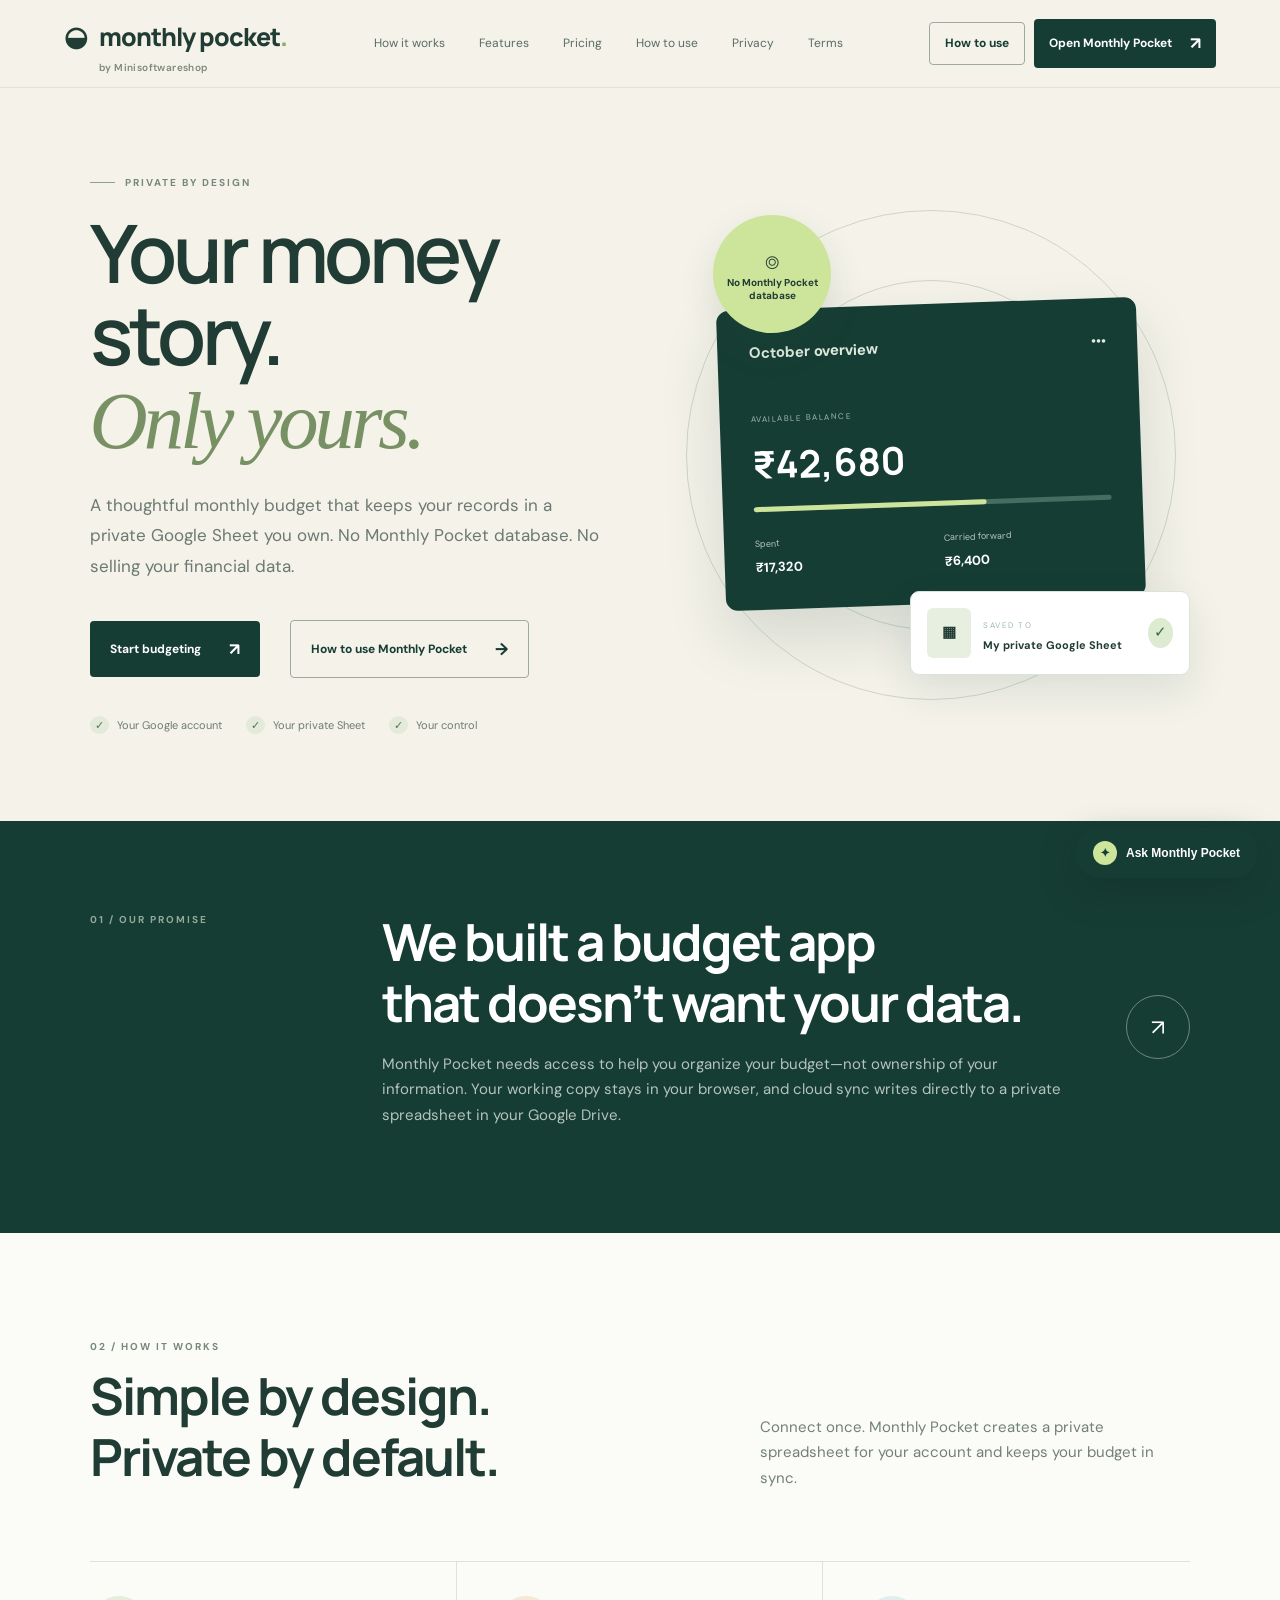
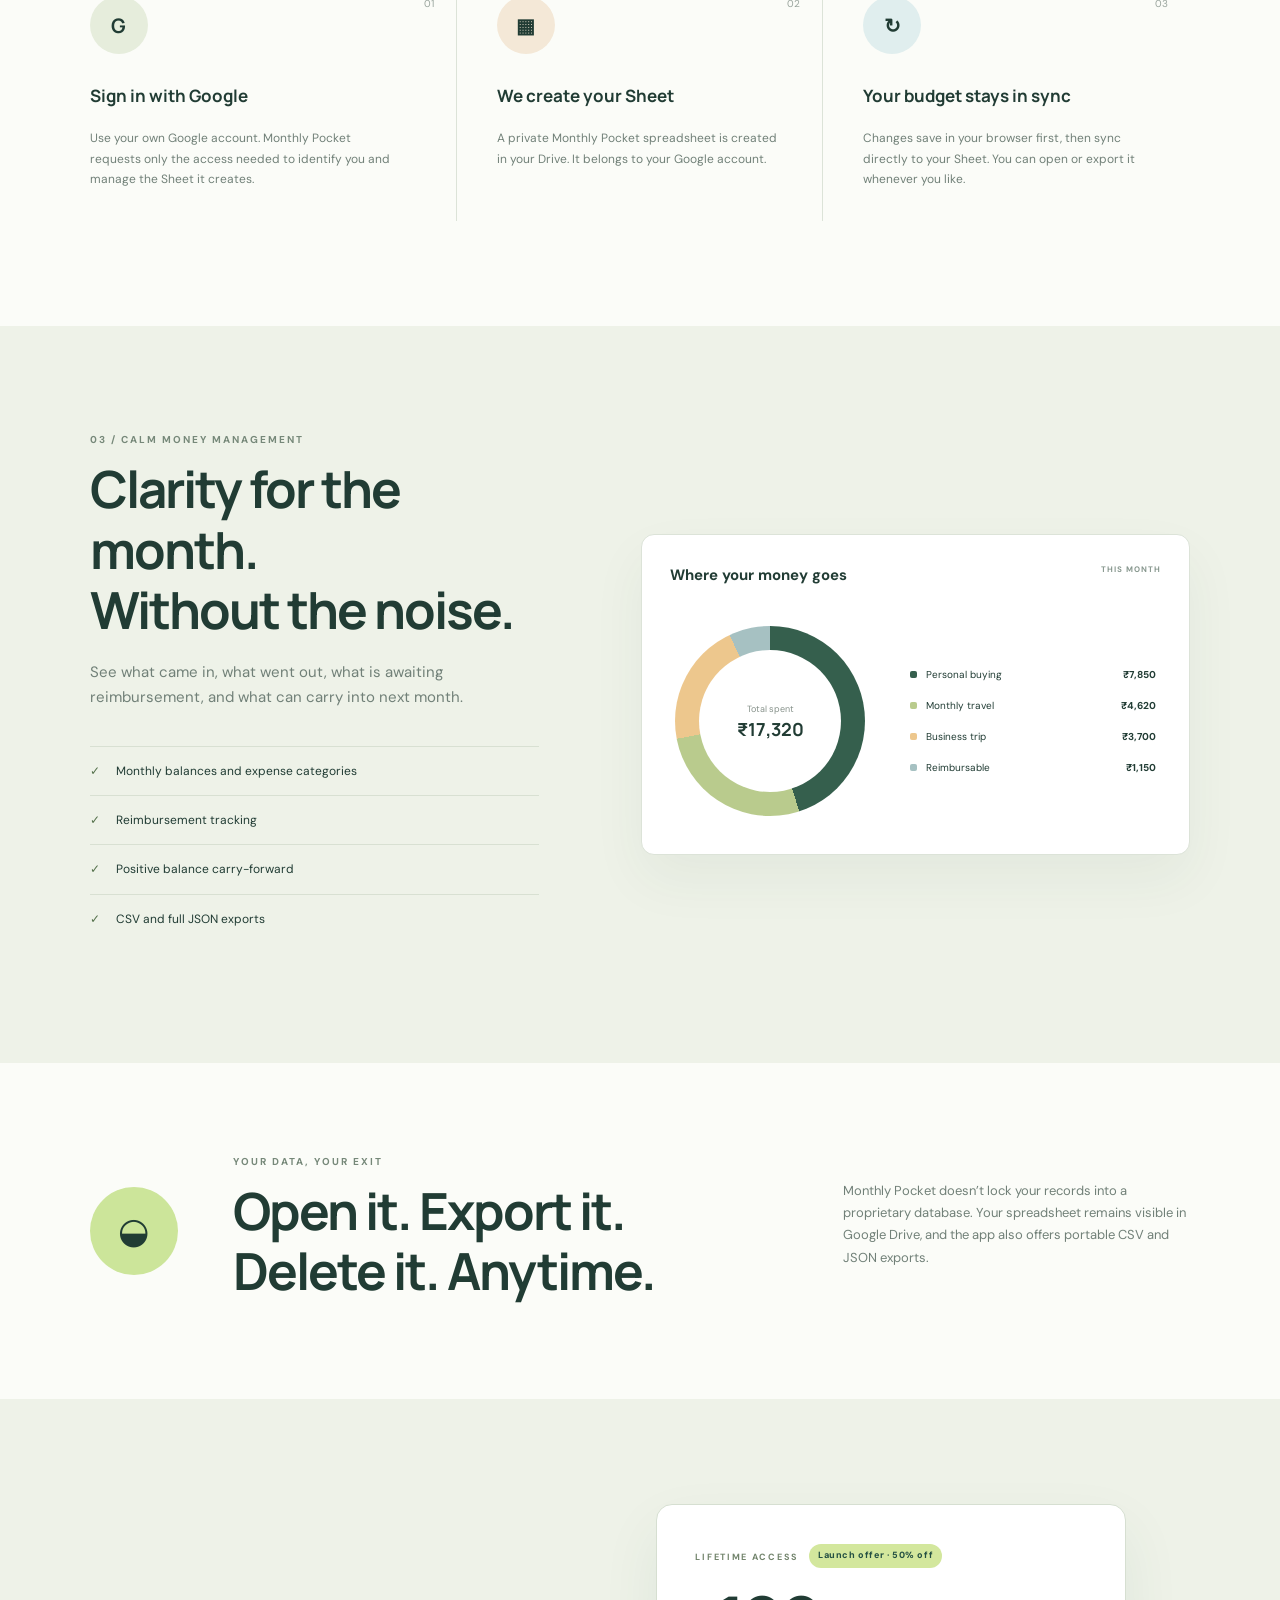
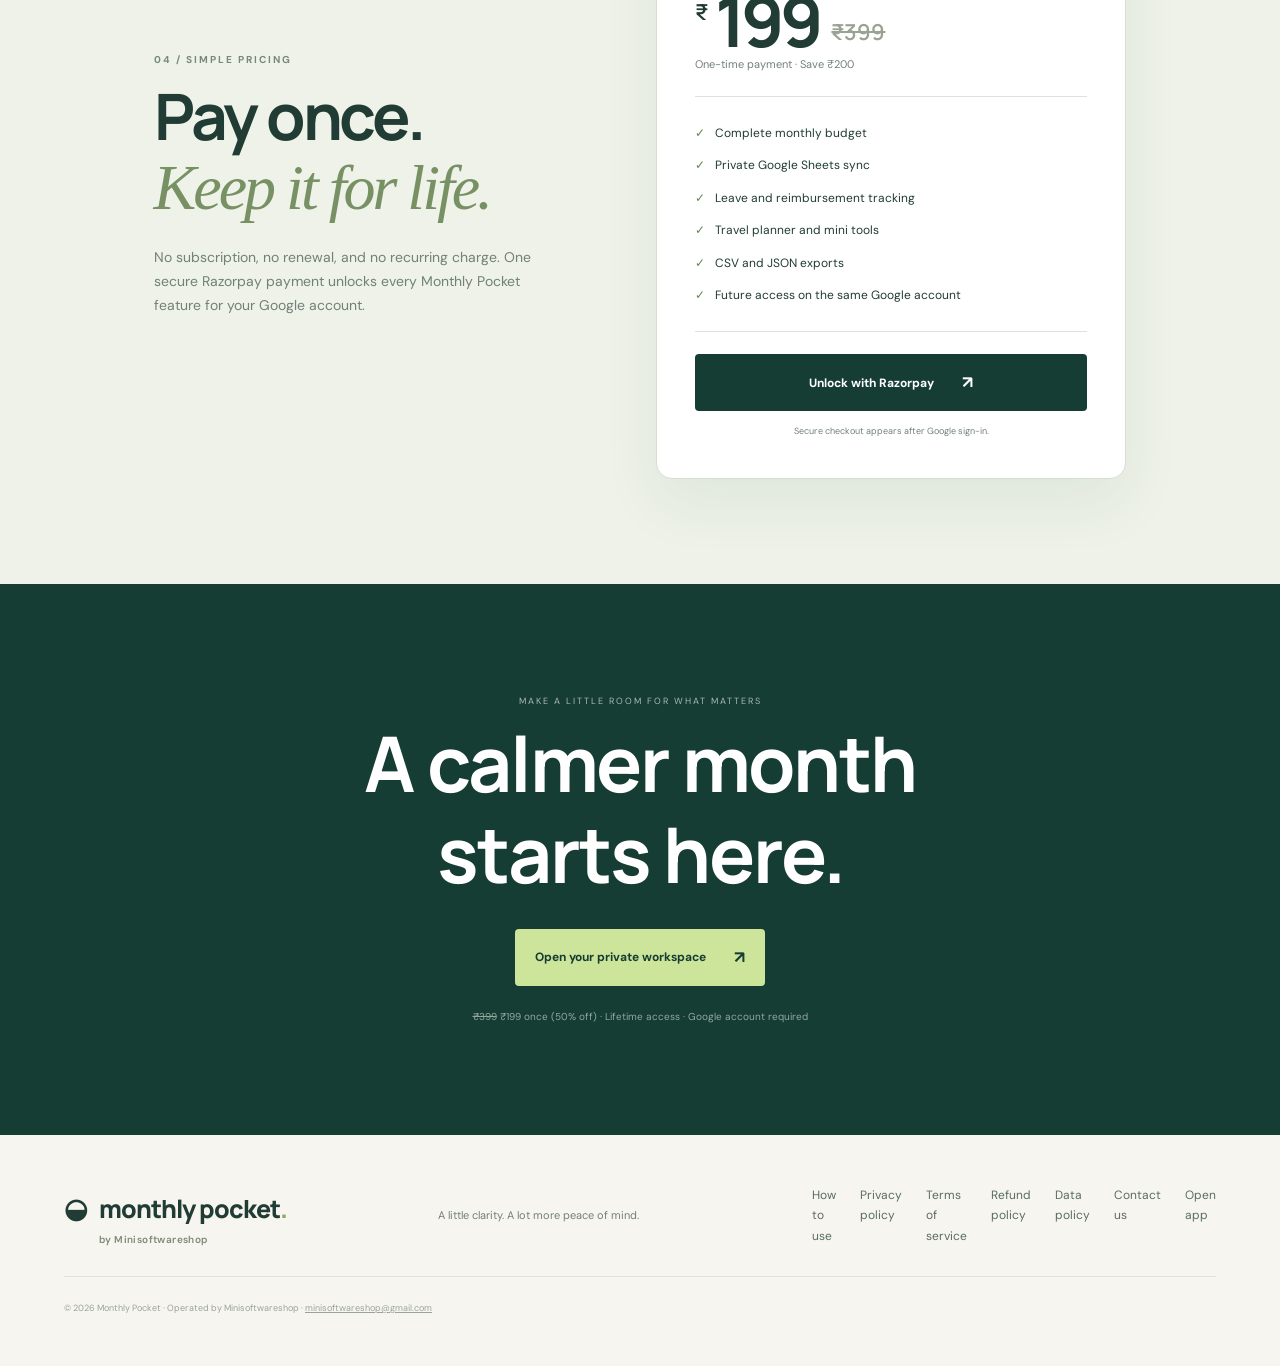
<file: index.html>
<!doctype html>
<html lang="en">
<head>
  <meta charset="utf-8">
  <meta name="viewport" content="width=device-width,initial-scale=1">
  <meta name="description" content="A calm monthly budget that saves your financial data to your own private Google Sheet—not a Monthly Pocket database.">
  <title>Monthly Pocket by Minisoftwareshop — Your budget. Your Google Sheet.</title>
  <script>/* Signed-in visitors go straight to their dashboard. "?home" keeps the homepage open. */try{if(/(?:^|;\s*)__Host-pocket_signed_in=1/.test(document.cookie)&&!/[?&]home(?:[=&]|$)/.test(location.search))location.replace("/app.html")}catch(e){}</script>
  <link rel="stylesheet" href="marketing.css">
  <link rel="stylesheet" href="chat.css">
</head>
<body>
  <header class="site-header">
    <a class="logo" href="index.html" aria-label="Monthly Pocket home"><span class="logo-mark">◒</span> monthly pocket<span>.</span><small class="logo-by">by Minisoftwareshop</small></a>
    <nav aria-label="Main navigation">
      <a href="#how-it-works">How it works</a>
      <a href="#features">Features</a>
      <a href="#pricing">Pricing</a>
      <a href="how-to-use.html">How to use</a>
      <a href="privacy-policy.html">Privacy</a>
      <a href="terms-of-service.html">Terms</a>
    </nav>
    <div class="header-actions"><a class="button button-small button-ghost" href="how-to-use.html">How to use</a><a class="button button-small" href="app.html">Open Monthly Pocket <span>↗</span></a></div>
  </header>

  <main>
    <section class="hero">
      <div class="hero-copy">
        <div class="eyebrow"><span></span> PRIVATE BY DESIGN</div>
        <h1>Your money story.<br><em>Only yours.</em></h1>
        <p class="lede">A thoughtful monthly budget that keeps your records in a private Google Sheet you own. No Monthly Pocket database. No selling your financial data.</p>
        <div class="hero-actions">
          <a class="button" href="app.html">Start budgeting <span>↗</span></a>
          <a class="button button-ghost" href="how-to-use.html">How to use Monthly Pocket <span>→</span></a>
        </div>
        <div class="trust-row">
          <span><i>✓</i> Your Google account</span>
          <span><i>✓</i> Your private Sheet</span>
          <span><i>✓</i> Your control</span>
        </div>
      </div>

      <div class="hero-visual" aria-label="Illustration of Monthly Pocket saving a budget to a private Google Sheet">
        <div class="orbit orbit-one"></div><div class="orbit orbit-two"></div>
        <div class="budget-card">
          <div class="card-top"><b>October overview</b><span>•••</span></div>
          <small>AVAILABLE BALANCE</small>
          <strong>₹42,680</strong>
          <div class="progress"><i></i></div>
          <div class="mini-stats"><span>Spent<b>₹17,320</b></span><span>Carried forward<b>₹6,400</b></span></div>
        </div>
        <div class="sheet-card">
          <div class="sheet-icon">▦</div>
          <div><small>SAVED TO</small><b>My private Google Sheet</b></div>
          <span class="check">✓</span>
        </div>
        <div class="privacy-seal"><span>⌾</span><b>No Monthly Pocket<br>database</b></div>
      </div>
    </section>

    <section class="promise" id="privacy-promise">
      <p class="section-number">01 / OUR PROMISE</p>
      <div>
        <h2>We built a budget app<br>that doesn’t want your data.</h2>
        <p>Monthly Pocket needs access to help you organize your budget—not ownership of your information. Your working copy stays in your browser, and cloud sync writes directly to a private spreadsheet in your Google Drive.</p>
      </div>
      <a class="round-link" href="data-policy.html" aria-label="Read the data policy">↗</a>
    </section>

    <section class="steps" id="how-it-works">
      <div class="section-intro">
        <div><p class="section-number">02 / HOW IT WORKS</p><h2>Simple by design.<br>Private by default.</h2></div>
        <p>Connect once. Monthly Pocket creates a private spreadsheet for your account and keeps your budget in sync.</p>
      </div>
      <div class="step-grid">
        <article><span>01</span><div class="step-icon">G</div><h3>Sign in with Google</h3><p>Use your own Google account. Monthly Pocket requests only the access needed to identify you and manage the Sheet it creates.</p></article>
        <article><span>02</span><div class="step-icon">▦</div><h3>We create your Sheet</h3><p>A private Monthly Pocket spreadsheet is created in your Drive. It belongs to your Google account.</p></article>
        <article><span>03</span><div class="step-icon">↻</div><h3>Your budget stays in sync</h3><p>Changes save in your browser first, then sync directly to your Sheet. You can open or export it whenever you like.</p></article>
      </div>
    </section>

    <section class="features" id="features">
      <div class="feature-copy">
        <p class="section-number">03 / CALM MONEY MANAGEMENT</p>
        <h2>Clarity for the month.<br>Without the noise.</h2>
        <p>See what came in, what went out, what is awaiting reimbursement, and what can carry into next month.</p>
        <ul>
          <li><span>✓</span> Monthly balances and expense categories</li>
          <li><span>✓</span> Reimbursement tracking</li>
          <li><span>✓</span> Positive balance carry-forward</li>
          <li><span>✓</span> CSV and full JSON exports</li>
        </ul>
      </div>
      <div class="feature-panel">
        <div class="feature-panel-head"><span>Where your money goes</span><small>THIS MONTH</small></div>
        <div class="feature-chart"><div class="donut"><span><small>Total spent</small><b>₹17,320</b></span></div><ul><li><i></i>Personal buying <b>₹7,850</b></li><li><i></i>Monthly travel <b>₹4,620</b></li><li><i></i>Business trip <b>₹3,700</b></li><li><i></i>Reimbursable <b>₹1,150</b></li></ul></div>
      </div>
    </section>

    <section class="control">
      <div class="control-mark">◒</div>
      <div><p class="section-number">YOUR DATA, YOUR EXIT</p><h2>Open it. Export it.<br>Delete it. Anytime.</h2></div>
      <p>Monthly Pocket doesn’t lock your records into a proprietary database. Your spreadsheet remains visible in Google Drive, and the app also offers portable CSV and JSON exports.</p>
    </section>

    <section class="pricing" id="pricing">
      <div class="pricing-copy"><p class="section-number">04 / SIMPLE PRICING</p><h2>Pay once.<br><em>Keep it for life.</em></h2><p>No subscription, no renewal, and no recurring charge. One secure Razorpay payment unlocks every Monthly Pocket feature for your Google account.</p></div>
      <article class="price-card"><span>LIFETIME ACCESS</span><b class="discount-badge">Launch offer · 50% off</b><div><small>₹</small><strong>199</strong><s aria-label="Regular price ₹399">₹399</s></div><p>One-time payment · Save ₹200</p><ul><li>Complete monthly budget</li><li>Private Google Sheets sync</li><li>Leave and reimbursement tracking</li><li>Travel planner and mini tools</li><li>CSV and JSON exports</li><li>Future access on the same Google account</li></ul><a class="button" href="app.html">Unlock with Razorpay <span>↗</span></a><small>Secure checkout appears after Google sign-in.</small></article>
    </section>

    <section class="cta">
      <p>MAKE A LITTLE ROOM FOR WHAT MATTERS</p>
      <h2>A calmer month<br>starts here.</h2>
      <a class="button button-light" href="app.html">Open your private workspace <span>↗</span></a>
      <small><s>₹399</s> ₹199 once (50% off) · Lifetime access · Google account required</small>
    </section>
  </main>

  <footer class="site-footer">
    <a class="logo" href="index.html"><span class="logo-mark">◒</span> monthly pocket<span>.</span><small class="logo-by">by Minisoftwareshop</small></a>
    <p>A little clarity. A lot more peace of mind.</p>
    <nav aria-label="Legal navigation"><a href="how-to-use.html">How to use</a><a href="privacy-policy.html">Privacy policy</a><a href="terms-of-service.html">Terms of service</a><a href="refund-policy.html">Refund policy</a><a href="data-policy.html">Data policy</a><a href="contact.html">Contact us</a><a href="app.html">Open app</a></nav>
    <small>© 2026 Monthly Pocket · Operated by Minisoftwareshop · <a href="mailto:minisoftwareshop@gmail.com">minisoftwareshop@gmail.com</a></small>
  </footer>
  <script src="chat.js" defer></script>
</body>
</html>
</file>
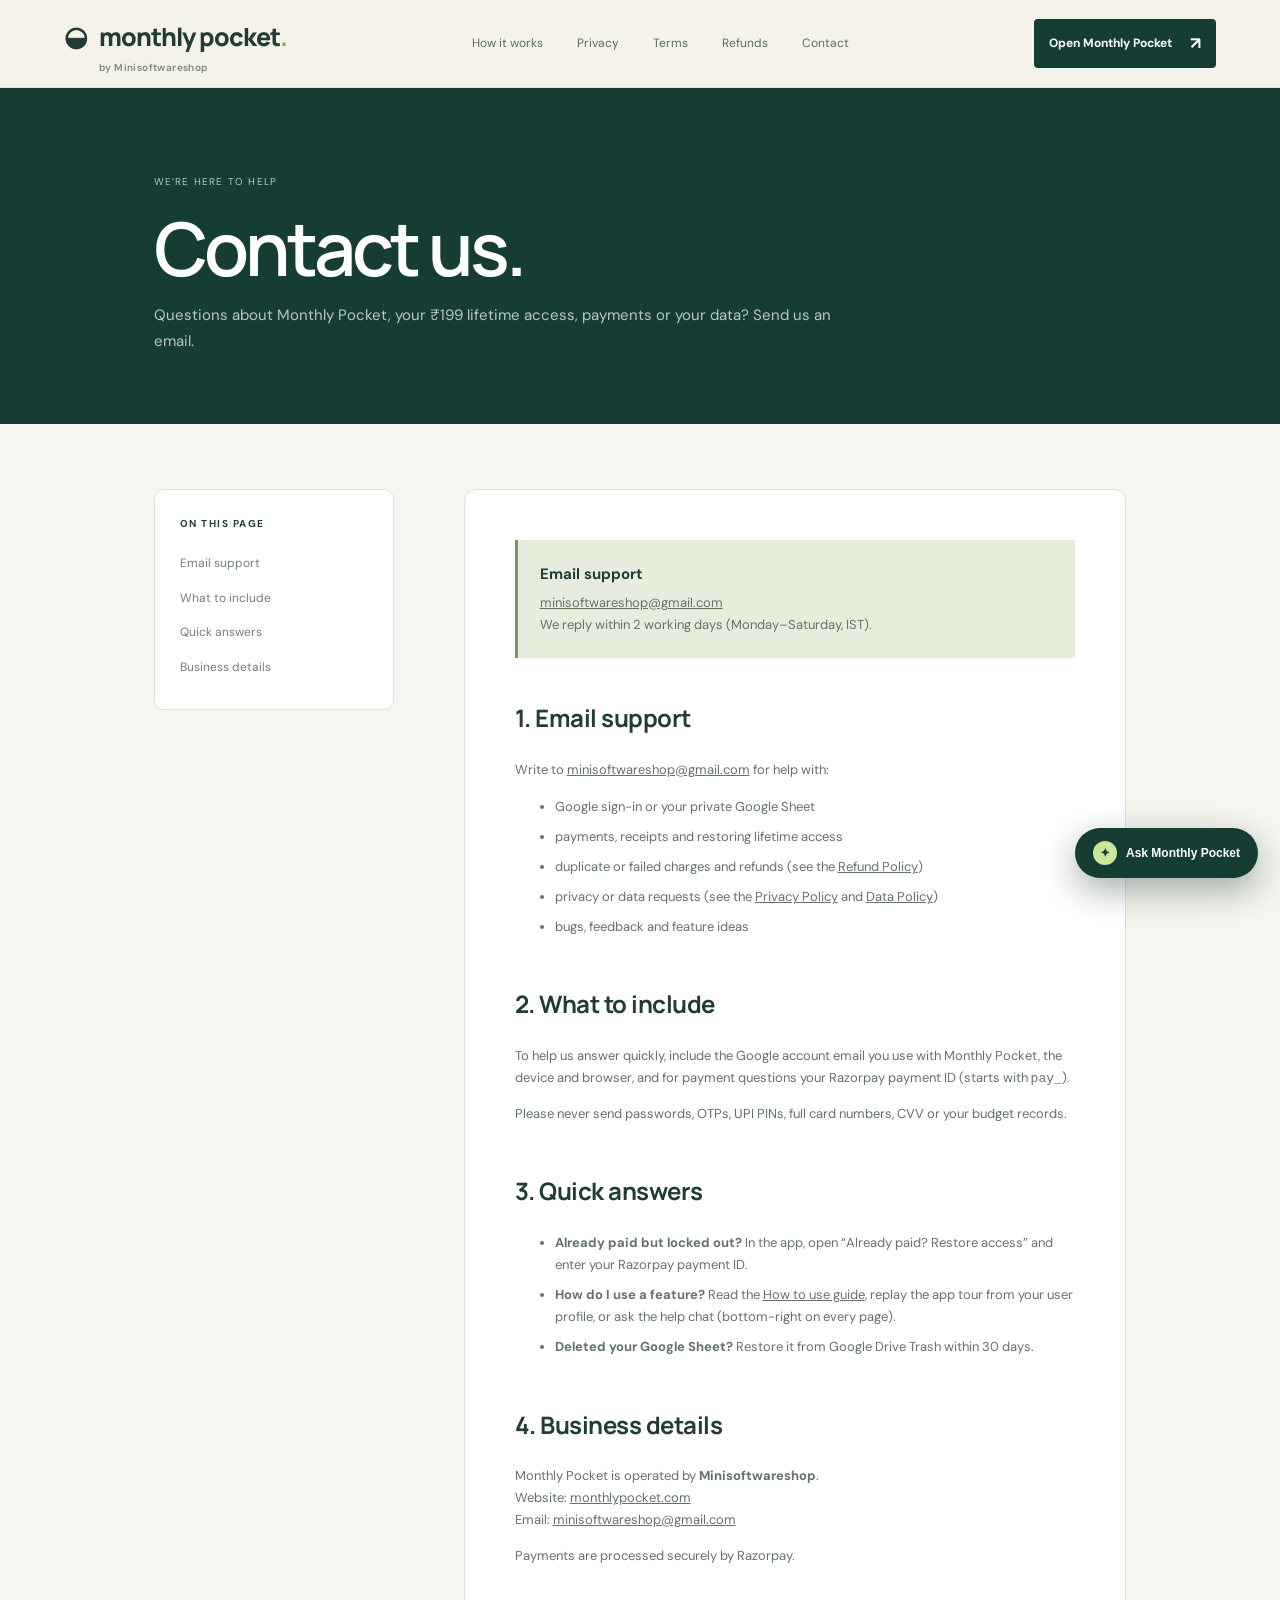
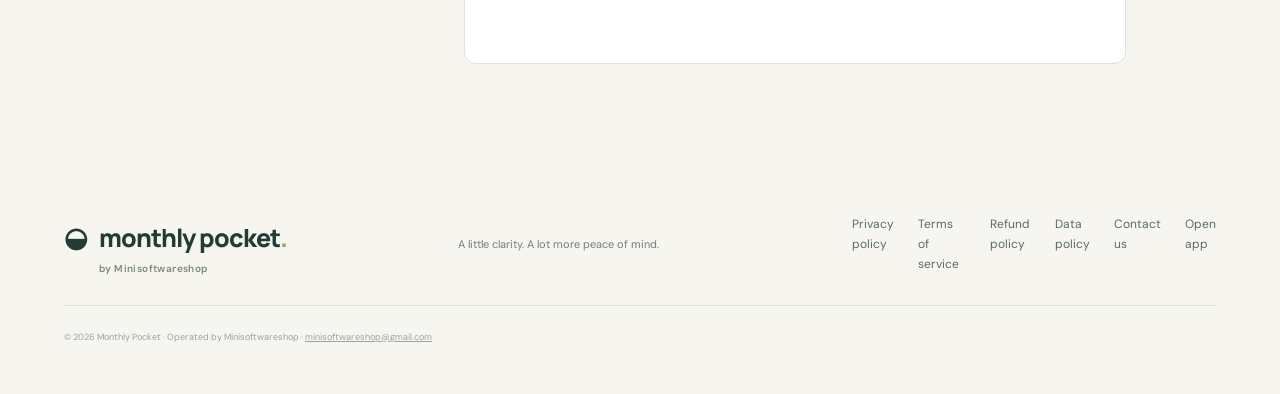
<file: contact.html>
<!doctype html>
<html lang="en"><head><meta charset="utf-8"><meta name="viewport" content="width=device-width,initial-scale=1"><meta name="description" content="Contact Monthly Pocket support for help with sign-in, payments, refunds or your data."><title>Contact Us — Monthly Pocket</title><link rel="stylesheet" href="marketing.css"><link rel="stylesheet" href="chat.css"></head>
<body><header class="site-header"><a class="logo" href="index.html?home"><span class="logo-mark">◒</span> monthly pocket<span>.</span><small class="logo-by">by Minisoftwareshop</small></a><nav aria-label="Main navigation"><a href="index.html?home#how-it-works">How it works</a><a href="privacy-policy.html">Privacy</a><a href="terms-of-service.html">Terms</a><a href="refund-policy.html">Refunds</a><a href="contact.html" aria-current="page">Contact</a></nav><a class="button button-small" href="app.html">Open Monthly Pocket <span>↗</span></a></header>
<main class="legal-main"><section class="legal-hero"><p class="policy-date">WE’RE HERE TO HELP</p><h1>Contact us.</h1><p>Questions about Monthly Pocket, your ₹199 lifetime access, payments or your data? Send us an email.</p></section>
<div class="legal-wrap"><aside class="legal-nav"><b>ON THIS PAGE</b><a href="#email">Email support</a><a href="#include">What to include</a><a href="#self-help">Quick answers</a><a href="#business">Business details</a></aside>
<article class="legal-content"><div class="legal-callout"><b>Email support</b><p><a href="mailto:minisoftwareshop@gmail.com">minisoftwareshop@gmail.com</a><br>We reply within 2 working days (Monday–Saturday, IST).</p></div>
<section id="email"><h2>1. Email support</h2><p>Write to <a href="mailto:minisoftwareshop@gmail.com">minisoftwareshop@gmail.com</a> for help with:</p><ul><li>Google sign-in or your private Google Sheet</li><li>payments, receipts and restoring lifetime access</li><li>duplicate or failed charges and refunds (see the <a href="refund-policy.html">Refund Policy</a>)</li><li>privacy or data requests (see the <a href="privacy-policy.html">Privacy Policy</a> and <a href="data-policy.html">Data Policy</a>)</li><li>bugs, feedback and feature ideas</li></ul></section>
<section id="include"><h2>2. What to include</h2><p>To help us answer quickly, include the Google account email you use with Monthly Pocket, the device and browser, and for payment questions your Razorpay payment ID (starts with <code>pay_</code>).</p><p>Please never send passwords, OTPs, UPI PINs, full card numbers, CVV or your budget records.</p></section>
<section id="self-help"><h2>3. Quick answers</h2><ul><li><strong>Already paid but locked out?</strong> In the app, open “Already paid? Restore access” and enter your Razorpay payment ID.</li><li><strong>How do I use a feature?</strong> Read the <a href="how-to-use.html">How to use guide</a>, replay the app tour from your user profile, or ask the help chat (bottom-right on every page).</li><li><strong>Deleted your Google Sheet?</strong> Restore it from Google Drive Trash within 30 days.</li></ul></section>
<section id="business"><h2>4. Business details</h2><p>Monthly Pocket is operated by <strong>Minisoftwareshop</strong>.<br>Website: <a href="https://monthlypocket.com">monthlypocket.com</a><br>Email: <a href="mailto:minisoftwareshop@gmail.com">minisoftwareshop@gmail.com</a></p><p>Payments are processed securely by Razorpay.</p></section></article></div></main>
<footer class="site-footer"><a class="logo" href="index.html?home"><span class="logo-mark">◒</span> monthly pocket<span>.</span><small class="logo-by">by Minisoftwareshop</small></a><p>A little clarity. A lot more peace of mind.</p><nav><a href="privacy-policy.html">Privacy policy</a><a href="terms-of-service.html">Terms of service</a><a href="refund-policy.html">Refund policy</a><a href="data-policy.html">Data policy</a><a href="contact.html">Contact us</a><a href="app.html">Open app</a></nav><small>© 2026 Monthly Pocket · Operated by Minisoftwareshop · <a href="mailto:minisoftwareshop@gmail.com">minisoftwareshop@gmail.com</a></small></footer><script src="chat.js" defer></script></body></html>
</file>
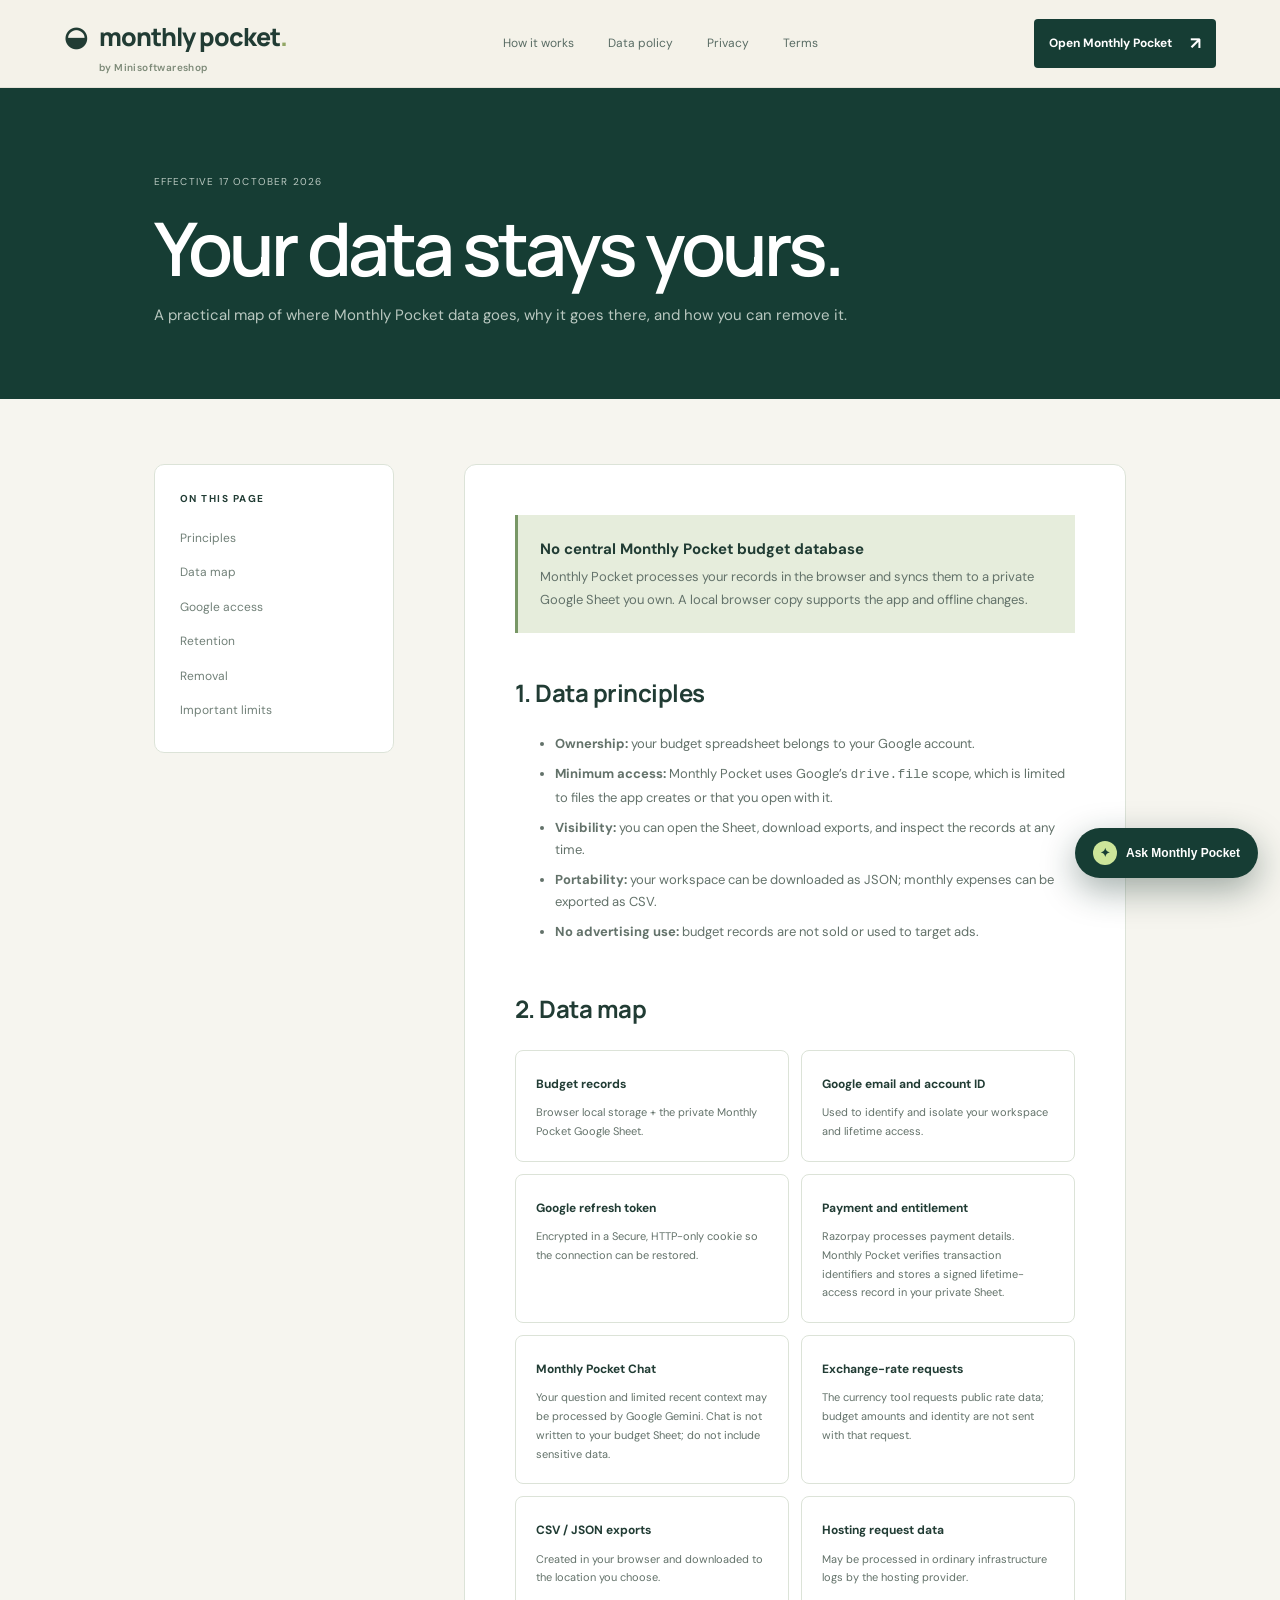
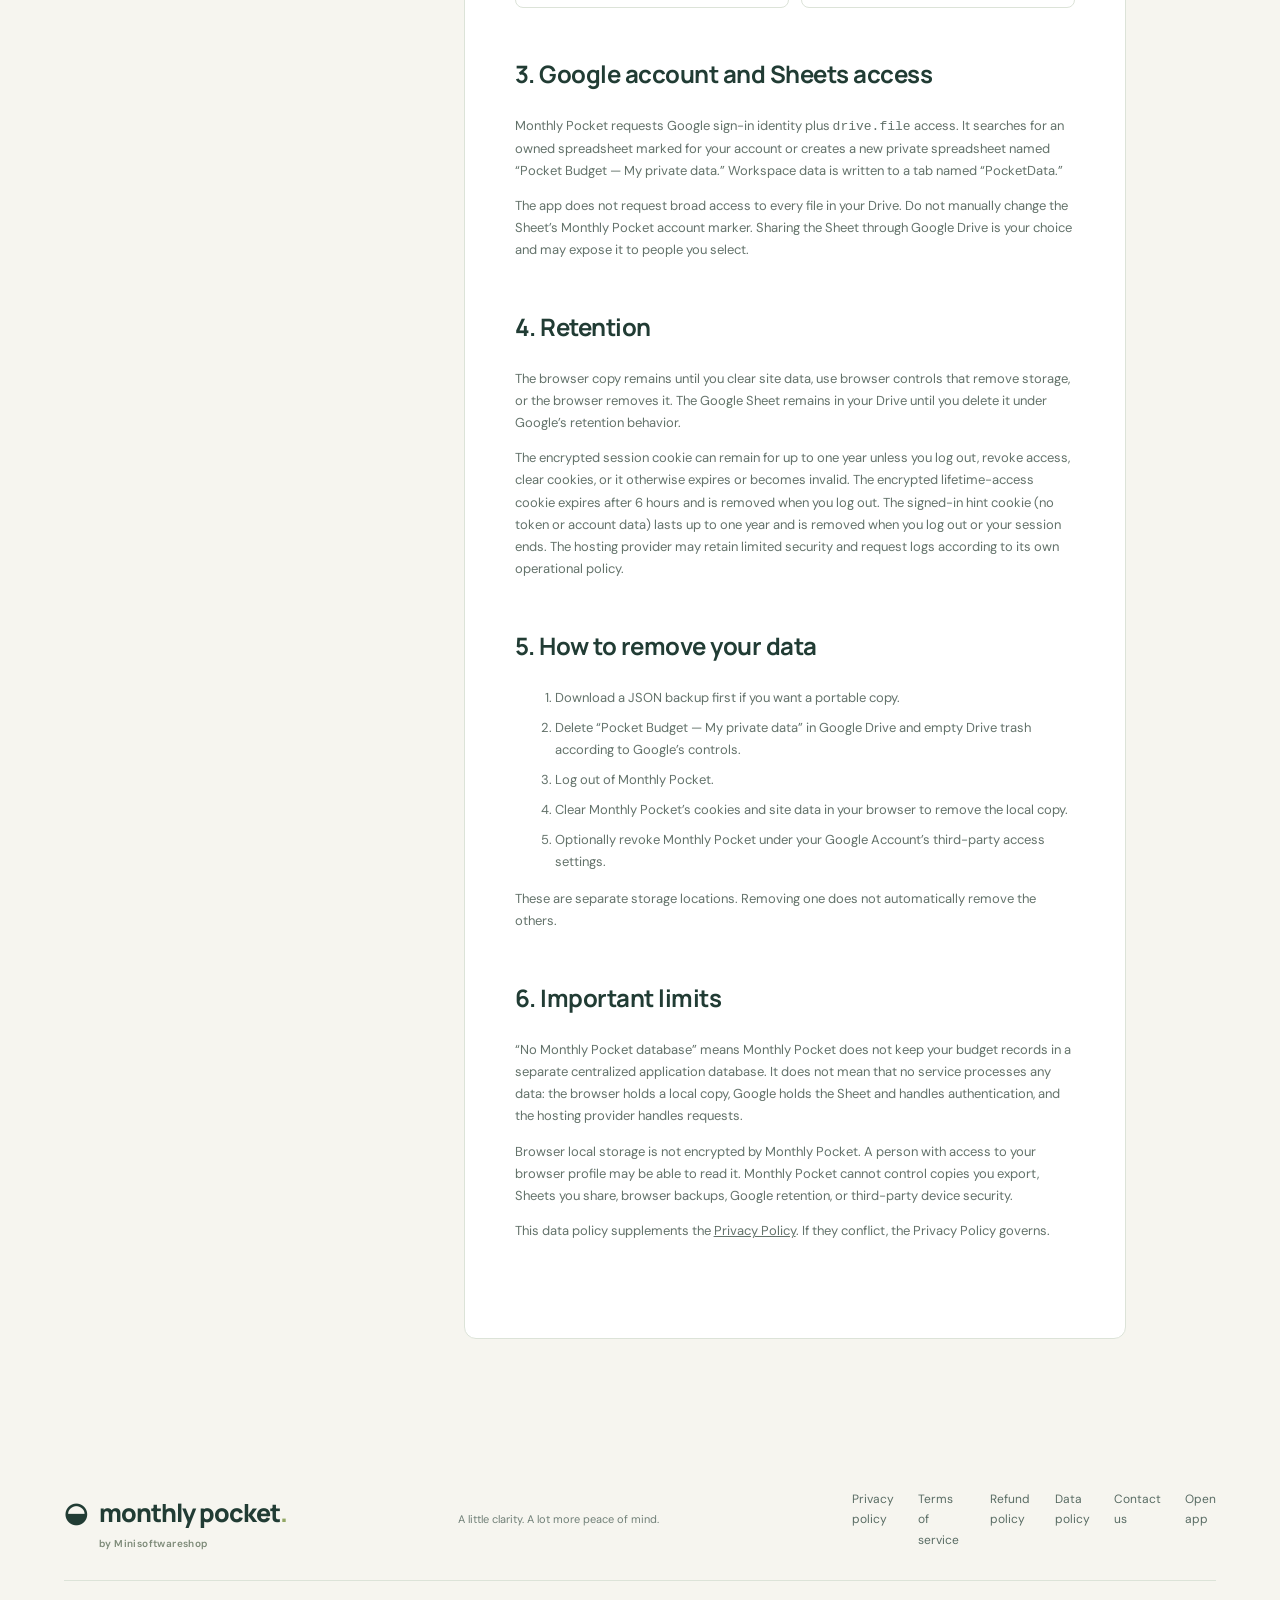
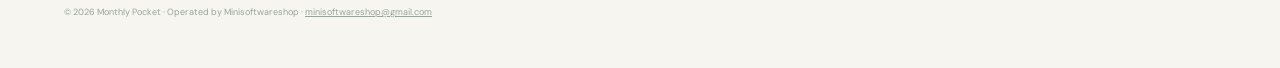
<file: data-policy.html>
<!doctype html>
<html lang="en"><head><meta charset="utf-8"><meta name="viewport" content="width=device-width,initial-scale=1"><meta name="description" content="Monthly Pocket data policy: your budget stays in your browser and your private Google Sheet."><title>Data Policy — Monthly Pocket</title><link rel="stylesheet" href="marketing.css"><link rel="stylesheet" href="chat.css"></head>
<body><header class="site-header"><a class="logo" href="index.html"><span class="logo-mark">◒</span> monthly pocket<span>.</span><small class="logo-by">by Minisoftwareshop</small></a><nav aria-label="Main navigation"><a href="index.html#how-it-works">How it works</a><a href="data-policy.html" aria-current="page">Data policy</a><a href="privacy-policy.html">Privacy</a><a href="terms-of-service.html">Terms</a></nav><a class="button button-small" href="app.html">Open Monthly Pocket <span>↗</span></a></header>
<main class="legal-main"><section class="legal-hero"><p class="policy-date">EFFECTIVE 17 OCTOBER 2026</p><h1>Your data stays yours.</h1><p>A practical map of where Monthly Pocket data goes, why it goes there, and how you can remove it.</p></section>
<div class="legal-wrap"><aside class="legal-nav"><b>ON THIS PAGE</b><a href="#principles">Principles</a><a href="#map">Data map</a><a href="#google">Google access</a><a href="#retention">Retention</a><a href="#removal">Removal</a><a href="#limits">Important limits</a></aside>
<article class="legal-content"><div class="legal-callout"><b>No central Monthly Pocket budget database</b><p>Monthly Pocket processes your records in the browser and syncs them to a private Google Sheet you own. A local browser copy supports the app and offline changes.</p></div>
<section id="principles"><h2>1. Data principles</h2><ul><li><b>Ownership:</b> your budget spreadsheet belongs to your Google account.</li><li><b>Minimum access:</b> Monthly Pocket uses Google’s <code>drive.file</code> scope, which is limited to files the app creates or that you open with it.</li><li><b>Visibility:</b> you can open the Sheet, download exports, and inspect the records at any time.</li><li><b>Portability:</b> your workspace can be downloaded as JSON; monthly expenses can be exported as CSV.</li><li><b>No advertising use:</b> budget records are not sold or used to target ads.</li></ul></section>
<section id="map"><h2>2. Data map</h2><div class="data-map"><article><b>Budget records</b><p>Browser local storage + the private Monthly Pocket Google Sheet.</p></article><article><b>Google email and account ID</b><p>Used to identify and isolate your workspace and lifetime access.</p></article><article><b>Google refresh token</b><p>Encrypted in a Secure, HTTP-only cookie so the connection can be restored.</p></article><article><b>Payment and entitlement</b><p>Razorpay processes payment details. Monthly Pocket verifies transaction identifiers and stores a signed lifetime-access record in your private Sheet.</p></article><article><b>Monthly Pocket Chat</b><p>Your question and limited recent context may be processed by Google Gemini. Chat is not written to your budget Sheet; do not include sensitive data.</p></article><article><b>Exchange-rate requests</b><p>The currency tool requests public rate data; budget amounts and identity are not sent with that request.</p></article><article><b>CSV / JSON exports</b><p>Created in your browser and downloaded to the location you choose.</p></article><article><b>Hosting request data</b><p>May be processed in ordinary infrastructure logs by the hosting provider.</p></article></div></section>
<section id="google"><h2>3. Google account and Sheets access</h2><p>Monthly Pocket requests Google sign-in identity plus <code>drive.file</code> access. It searches for an owned spreadsheet marked for your account or creates a new private spreadsheet named “Pocket Budget — My private data.” Workspace data is written to a tab named “PocketData.”</p><p>The app does not request broad access to every file in your Drive. Do not manually change the Sheet’s Monthly Pocket account marker. Sharing the Sheet through Google Drive is your choice and may expose it to people you select.</p></section>
<section id="retention"><h2>4. Retention</h2><p>The browser copy remains until you clear site data, use browser controls that remove storage, or the browser removes it. The Google Sheet remains in your Drive until you delete it under Google’s retention behavior.</p><p>The encrypted session cookie can remain for up to one year unless you log out, revoke access, clear cookies, or it otherwise expires or becomes invalid. The encrypted lifetime-access cookie expires after 6 hours and is removed when you log out. The signed-in hint cookie (no token or account data) lasts up to one year and is removed when you log out or your session ends. The hosting provider may retain limited security and request logs according to its own operational policy.</p></section>
<section id="removal"><h2>5. How to remove your data</h2><ol><li>Download a JSON backup first if you want a portable copy.</li><li>Delete “Pocket Budget — My private data” in Google Drive and empty Drive trash according to Google’s controls.</li><li>Log out of Monthly Pocket.</li><li>Clear Monthly Pocket’s cookies and site data in your browser to remove the local copy.</li><li>Optionally revoke Monthly Pocket under your Google Account’s third-party access settings.</li></ol><p>These are separate storage locations. Removing one does not automatically remove the others.</p></section>
<section id="limits"><h2>6. Important limits</h2><p>“No Monthly Pocket database” means Monthly Pocket does not keep your budget records in a separate centralized application database. It does not mean that no service processes any data: the browser holds a local copy, Google holds the Sheet and handles authentication, and the hosting provider handles requests.</p><p>Browser local storage is not encrypted by Monthly Pocket. A person with access to your browser profile may be able to read it. Monthly Pocket cannot control copies you export, Sheets you share, browser backups, Google retention, or third-party device security.</p><p>This data policy supplements the <a href="privacy-policy.html">Privacy Policy</a>. If they conflict, the Privacy Policy governs.</p></section></article></div></main>
<footer class="site-footer"><a class="logo" href="index.html"><span class="logo-mark">◒</span> monthly pocket<span>.</span><small class="logo-by">by Minisoftwareshop</small></a><p>A little clarity. A lot more peace of mind.</p><nav><a href="privacy-policy.html">Privacy policy</a><a href="terms-of-service.html">Terms of service</a><a href="refund-policy.html">Refund policy</a><a href="data-policy.html">Data policy</a><a href="contact.html">Contact us</a><a href="app.html">Open app</a></nav><small>© 2026 Monthly Pocket · Operated by Minisoftwareshop · <a href="mailto:minisoftwareshop@gmail.com">minisoftwareshop@gmail.com</a></small></footer><script src="chat.js" defer></script></body></html>
</file>
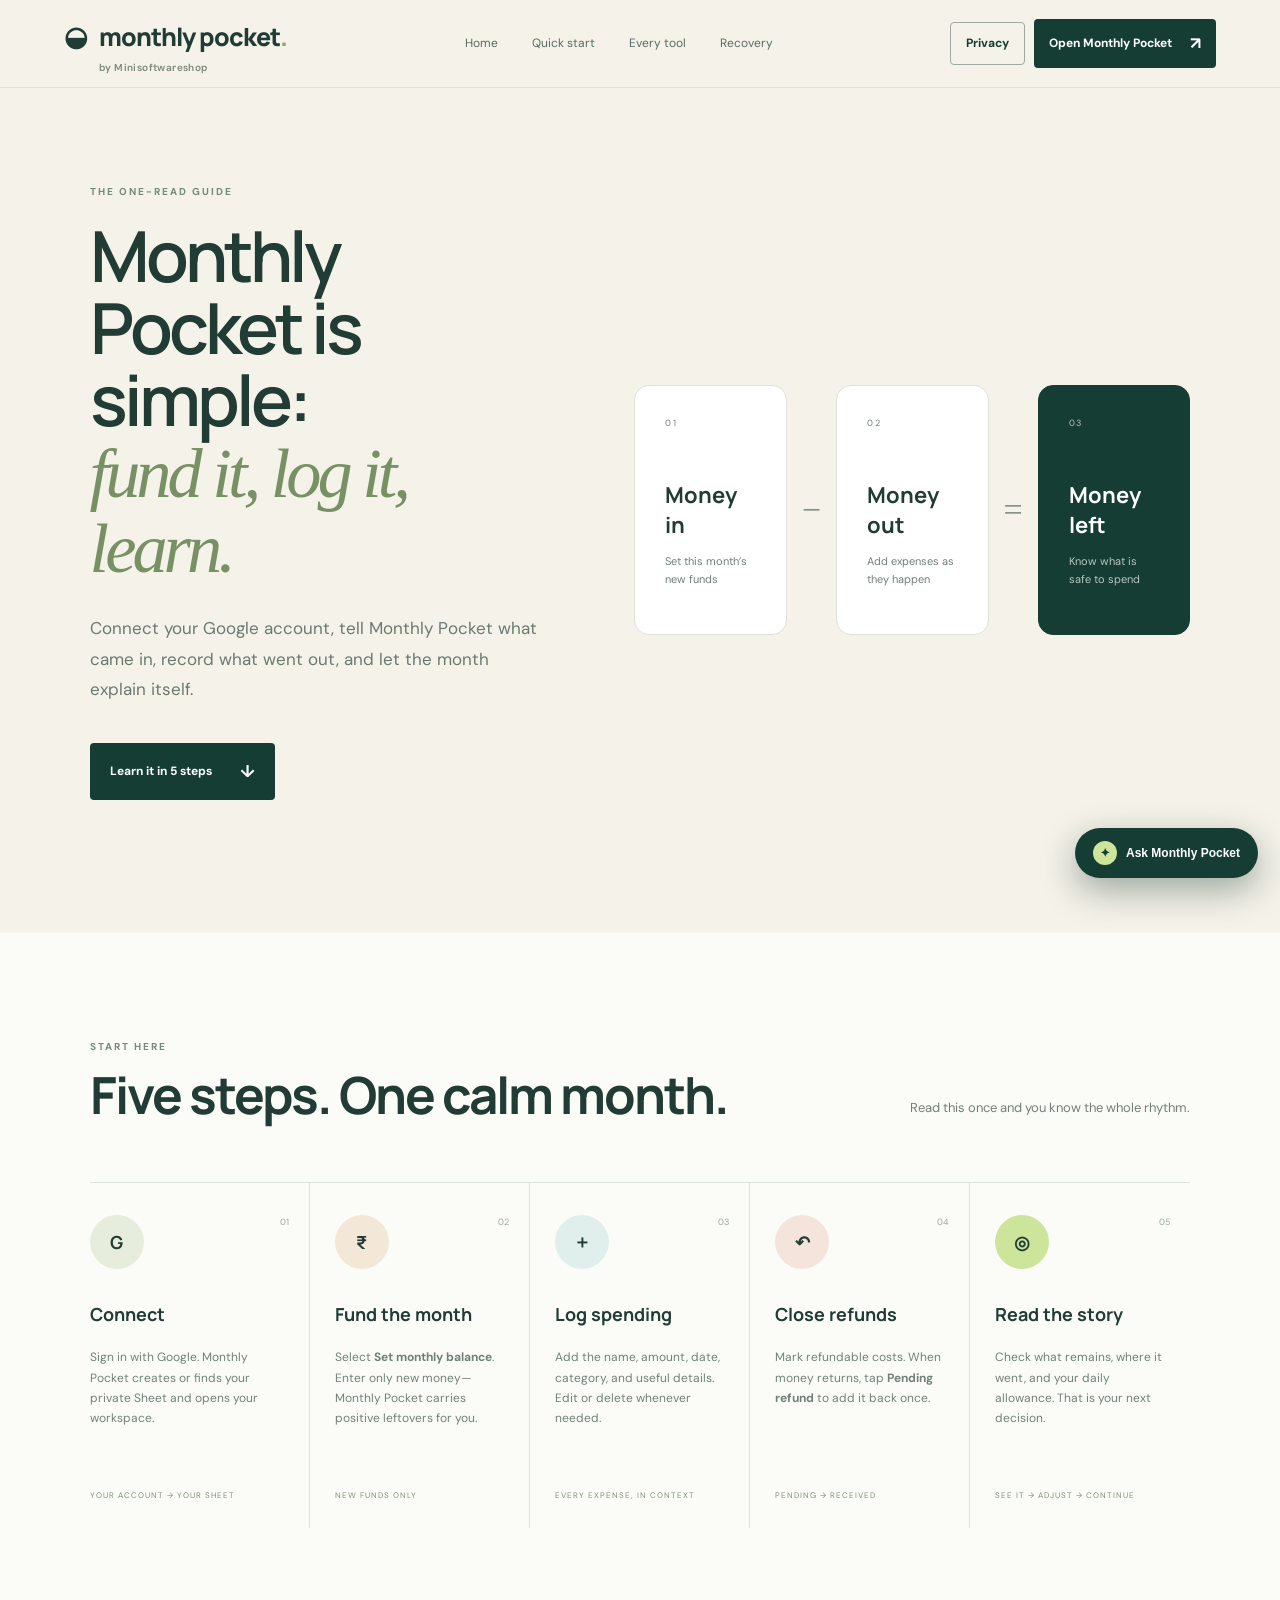
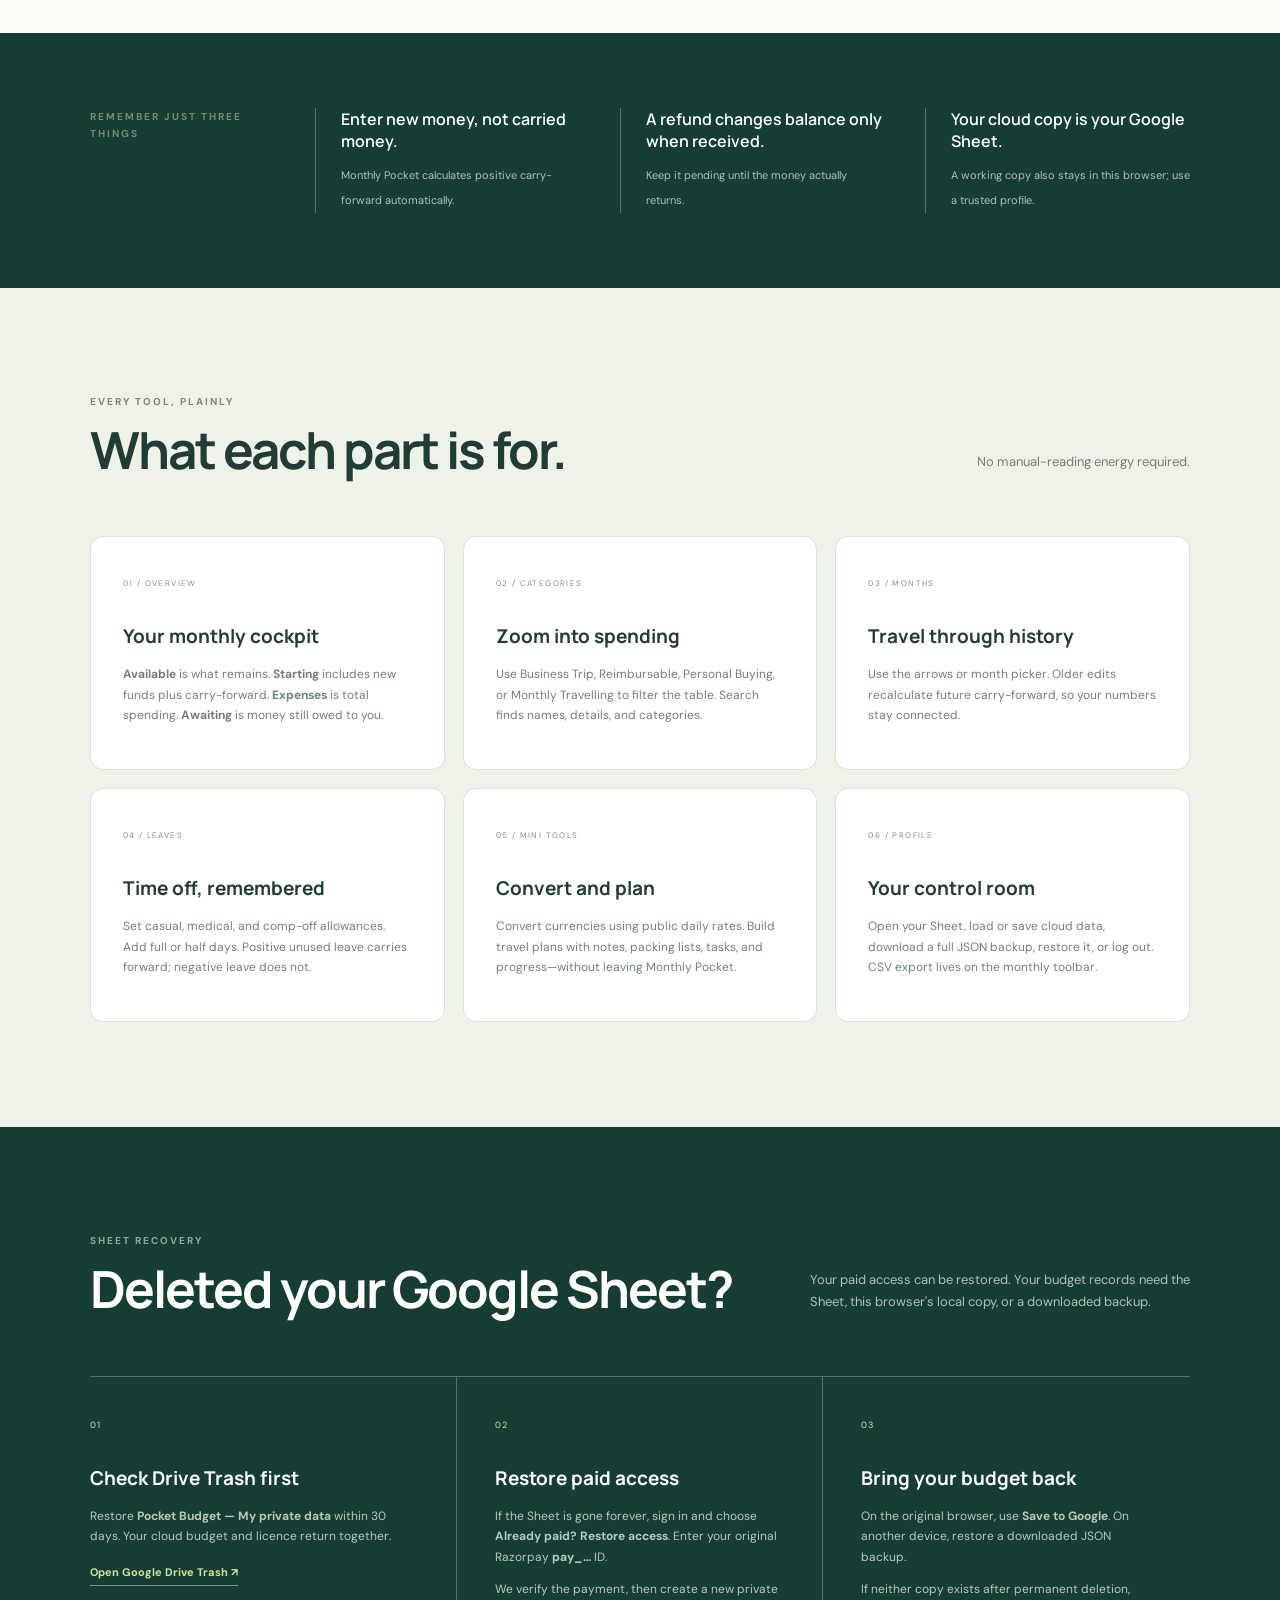
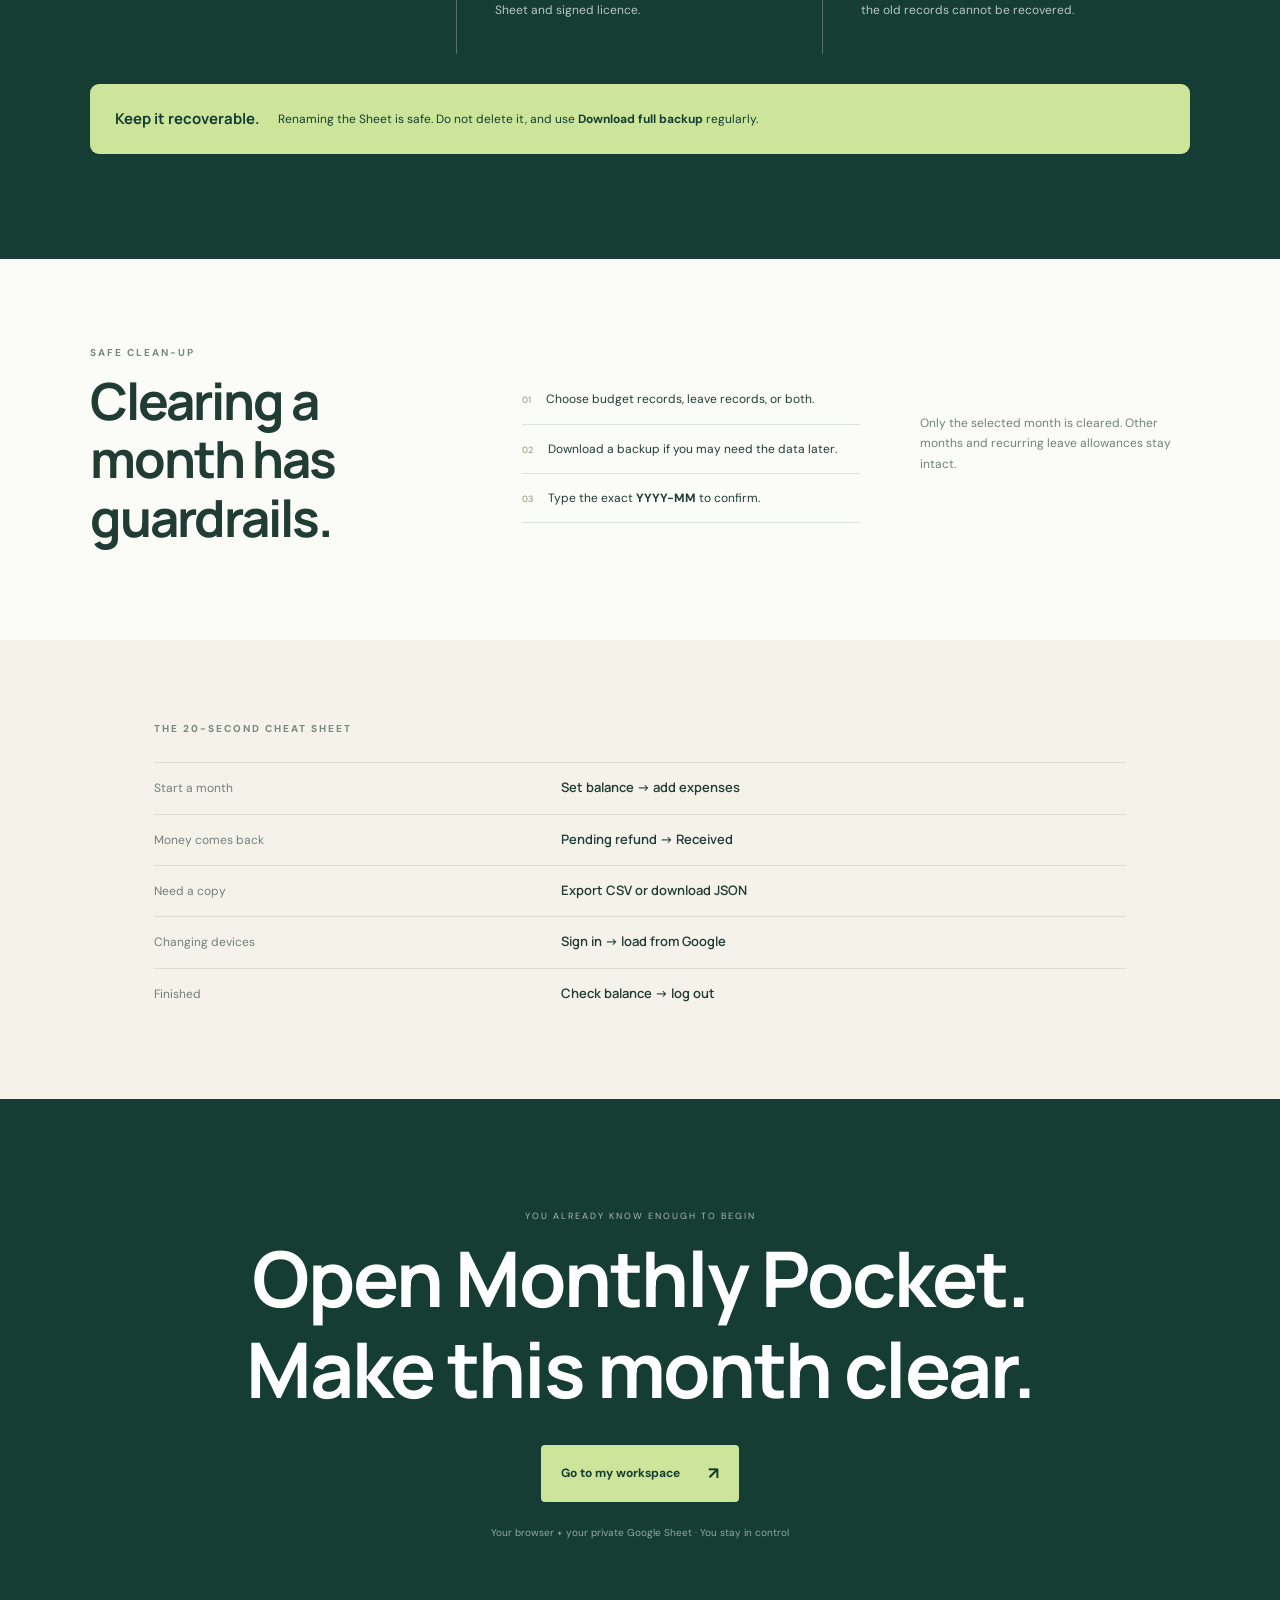
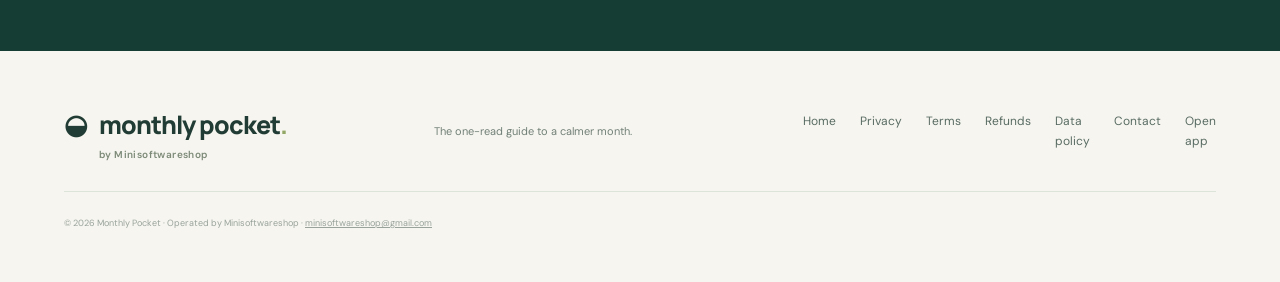
<file: how-to-use.html>
<!doctype html>
<html lang="en">
<head>
  <meta charset="utf-8">
  <meta name="viewport" content="width=device-width,initial-scale=1">
  <meta name="description" content="Learn Monthly Pocket in one quick read: connect Google, set your month, add expenses, track refunds, and keep control of your data.">
  <title>How to Use Monthly Pocket — The One-Read Guide</title>
  <link rel="stylesheet" href="marketing.css">
  <link rel="stylesheet" href="chat.css">
</head>
<body>
  <header class="site-header">
    <a class="logo" href="index.html" aria-label="Monthly Pocket home"><span class="logo-mark">◒</span> monthly pocket<span>.</span><small class="logo-by">by Minisoftwareshop</small></a>
    <nav aria-label="Main navigation"><a href="index.html">Home</a><a href="#quick-start">Quick start</a><a href="#every-tool">Every tool</a><a href="#sheet-recovery">Recovery</a></nav>
    <div class="header-actions"><a class="button button-small button-ghost" href="privacy-policy.html">Privacy</a><a class="button button-small" href="app.html">Open Monthly Pocket <span>↗</span></a></div>
  </header>
  <main class="guide-main">
    <section class="guide-hero">
      <div><p class="section-number">THE ONE-READ GUIDE</p><h1>Monthly Pocket is simple:<br><em>fund it, log it, learn.</em></h1><p class="lede">Connect your Google account, tell Monthly Pocket what came in, record what went out, and let the month explain itself.</p><div class="hero-actions"><a class="button" href="#quick-start">Learn it in 5 steps <span>↓</span></a></div></div>
      <div class="guide-formula" aria-label="Monthly Pocket's simple monthly formula"><div><small>01</small><b>Money in</b><span>Set this month’s new funds</span></div><i>−</i><div><small>02</small><b>Money out</b><span>Add expenses as they happen</span></div><i>=</i><div class="formula-result"><small>03</small><b>Money left</b><span>Know what is safe to spend</span></div></div>
    </section>
    <section class="guide-quick" id="quick-start">
      <div class="guide-heading"><div><p class="section-number">START HERE</p><h2>Five steps. One calm month.</h2></div><p>Read this once and you know the whole rhythm.</p></div>
      <div class="guide-flow">
        <article><span class="flow-number">01</span><div class="flow-icon">G</div><h3>Connect</h3><p>Sign in with Google. Monthly Pocket creates or finds your private Sheet and opens your workspace.</p><small>YOUR ACCOUNT → YOUR SHEET</small></article>
        <article><span class="flow-number">02</span><div class="flow-icon">₹</div><h3>Fund the month</h3><p>Select <b>Set monthly balance</b>. Enter only new money—Monthly Pocket carries positive leftovers for you.</p><small>NEW FUNDS ONLY</small></article>
        <article><span class="flow-number">03</span><div class="flow-icon">＋</div><h3>Log spending</h3><p>Add the name, amount, date, category, and useful details. Edit or delete whenever needed.</p><small>EVERY EXPENSE, IN CONTEXT</small></article>
        <article><span class="flow-number">04</span><div class="flow-icon">↶</div><h3>Close refunds</h3><p>Mark refundable costs. When money returns, tap <b>Pending refund</b> to add it back once.</p><small>PENDING → RECEIVED</small></article>
        <article><span class="flow-number">05</span><div class="flow-icon">◎</div><h3>Read the story</h3><p>Check what remains, where it went, and your daily allowance. That is your next decision.</p><small>SEE IT → ADJUST → CONTINUE</small></article>
      </div>
    </section>
    <section class="guide-memory"><p class="section-number">REMEMBER JUST THREE THINGS</p><div><b>Enter new money, not carried money.</b><span>Monthly Pocket calculates positive carry-forward automatically.</span></div><div><b>A refund changes balance only when received.</b><span>Keep it pending until the money actually returns.</span></div><div><b>Your cloud copy is your Google Sheet.</b><span>A working copy also stays in this browser; use a trusted profile.</span></div></section>
    <section class="guide-tools" id="every-tool">
      <div class="guide-heading"><div><p class="section-number">EVERY TOOL, PLAINLY</p><h2>What each part is for.</h2></div><p>No manual-reading energy required.</p></div>
      <div class="guide-grid">
        <article class="guide-card"><span>01 / OVERVIEW</span><h3>Your monthly cockpit</h3><p><b>Available</b> is what remains. <b>Starting</b> includes new funds plus carry-forward. <b>Expenses</b> is total spending. <b>Awaiting</b> is money still owed to you.</p></article>
        <article class="guide-card"><span>02 / CATEGORIES</span><h3>Zoom into spending</h3><p>Use Business Trip, Reimbursable, Personal Buying, or Monthly Travelling to filter the table. Search finds names, details, and categories.</p></article>
        <article class="guide-card"><span>03 / MONTHS</span><h3>Travel through history</h3><p>Use the arrows or month picker. Older edits recalculate future carry-forward, so your numbers stay connected.</p></article>
        <article class="guide-card"><span>04 / LEAVES</span><h3>Time off, remembered</h3><p>Set casual, medical, and comp-off allowances. Add full or half days. Positive unused leave carries forward; negative leave does not.</p></article>
        <article class="guide-card"><span>05 / MINI TOOLS</span><h3>Convert and plan</h3><p>Convert currencies using public daily rates. Build travel plans with notes, packing lists, tasks, and progress—without leaving Monthly Pocket.</p></article>
        <article class="guide-card"><span>06 / PROFILE</span><h3>Your control room</h3><p>Open your Sheet, load or save cloud data, download a full JSON backup, restore it, or log out. CSV export lives on the monthly toolbar.</p></article>
      </div>
    </section>
    <section class="guide-recovery" id="sheet-recovery">
      <div class="guide-heading"><div><p class="section-number">SHEET RECOVERY</p><h2>Deleted your Google Sheet?</h2></div><p>Your paid access can be restored. Your budget records need the Sheet, this browser's local copy, or a downloaded backup.</p></div>
      <div class="recovery-grid">
        <article><span>01</span><h3>Check Drive Trash first</h3><p>Restore <b>Pocket Budget — My private data</b> within 30 days. Your cloud budget and licence return together.</p><a href="https://drive.google.com/drive/trash" target="_blank" rel="noopener">Open Google Drive Trash ↗</a></article>
        <article><span>02</span><h3>Restore paid access</h3><p>If the Sheet is gone forever, sign in and choose <b>Already paid? Restore access</b>. Enter your original Razorpay <b>pay_…</b> ID.</p><small>We verify the payment, then create a new private Sheet and signed licence.</small></article>
        <article><span>03</span><h3>Bring your budget back</h3><p>On the original browser, use <b>Save to Google</b>. On another device, restore a downloaded JSON backup.</p><small>If neither copy exists after permanent deletion, the old records cannot be recovered.</small></article>
      </div>
      <div class="recovery-note"><b>Keep it recoverable.</b><span>Renaming the Sheet is safe. Do not delete it, and use <b>Download full backup</b> regularly.</span></div>
    </section>
    <section class="guide-safety"><div><p class="section-number">SAFE CLEAN-UP</p><h2>Clearing a month has guardrails.</h2></div><ol><li>Choose budget records, leave records, or both.</li><li>Download a backup if you may need the data later.</li><li>Type the exact <b>YYYY-MM</b> to confirm.</li></ol><p>Only the selected month is cleared. Other months and recurring leave allowances stay intact.</p></section>
    <section class="cheat-sheet"><p class="section-number">THE 20-SECOND CHEAT SHEET</p><div><span>Start a month</span><b>Set balance → add expenses</b></div><div><span>Money comes back</span><b>Pending refund → Received</b></div><div><span>Need a copy</span><b>Export CSV or download JSON</b></div><div><span>Changing devices</span><b>Sign in → load from Google</b></div><div><span>Finished</span><b>Check balance → log out</b></div></section>
    <section class="cta"><p>YOU ALREADY KNOW ENOUGH TO BEGIN</p><h2>Open Monthly Pocket.<br>Make this month clear.</h2><a class="button button-light" href="app.html">Go to my workspace <span>↗</span></a><small>Your browser + your private Google Sheet · You stay in control</small></section>
  </main>
  <footer class="site-footer"><a class="logo" href="index.html"><span class="logo-mark">◒</span> monthly pocket<span>.</span><small class="logo-by">by Minisoftwareshop</small></a><p>The one-read guide to a calmer month.</p><nav><a href="index.html">Home</a><a href="privacy-policy.html">Privacy</a><a href="terms-of-service.html">Terms</a><a href="refund-policy.html">Refunds</a><a href="data-policy.html">Data policy</a><a href="contact.html">Contact</a><a href="app.html">Open app</a></nav><small>© 2026 Monthly Pocket · Operated by Minisoftwareshop · <a href="mailto:minisoftwareshop@gmail.com">minisoftwareshop@gmail.com</a></small></footer>
  <script src="chat.js" defer></script>
</body>
</html>
</file>
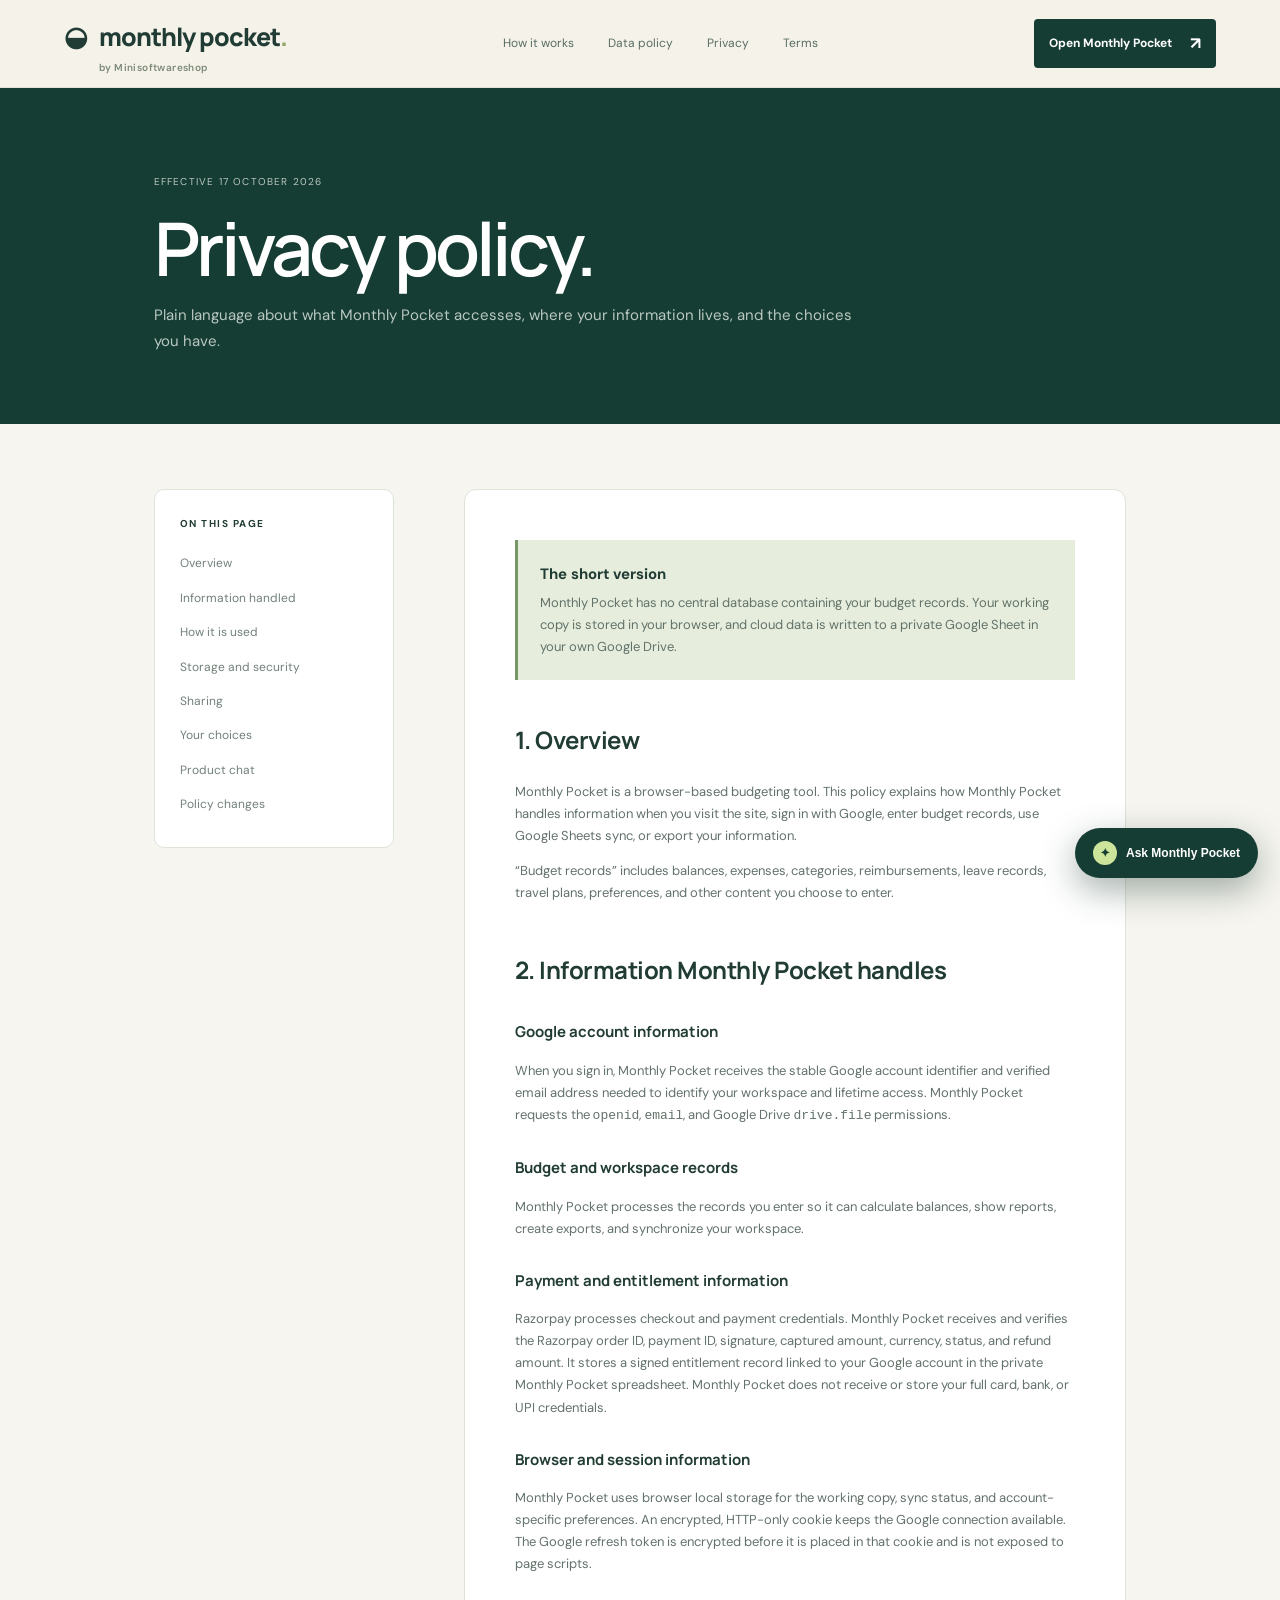
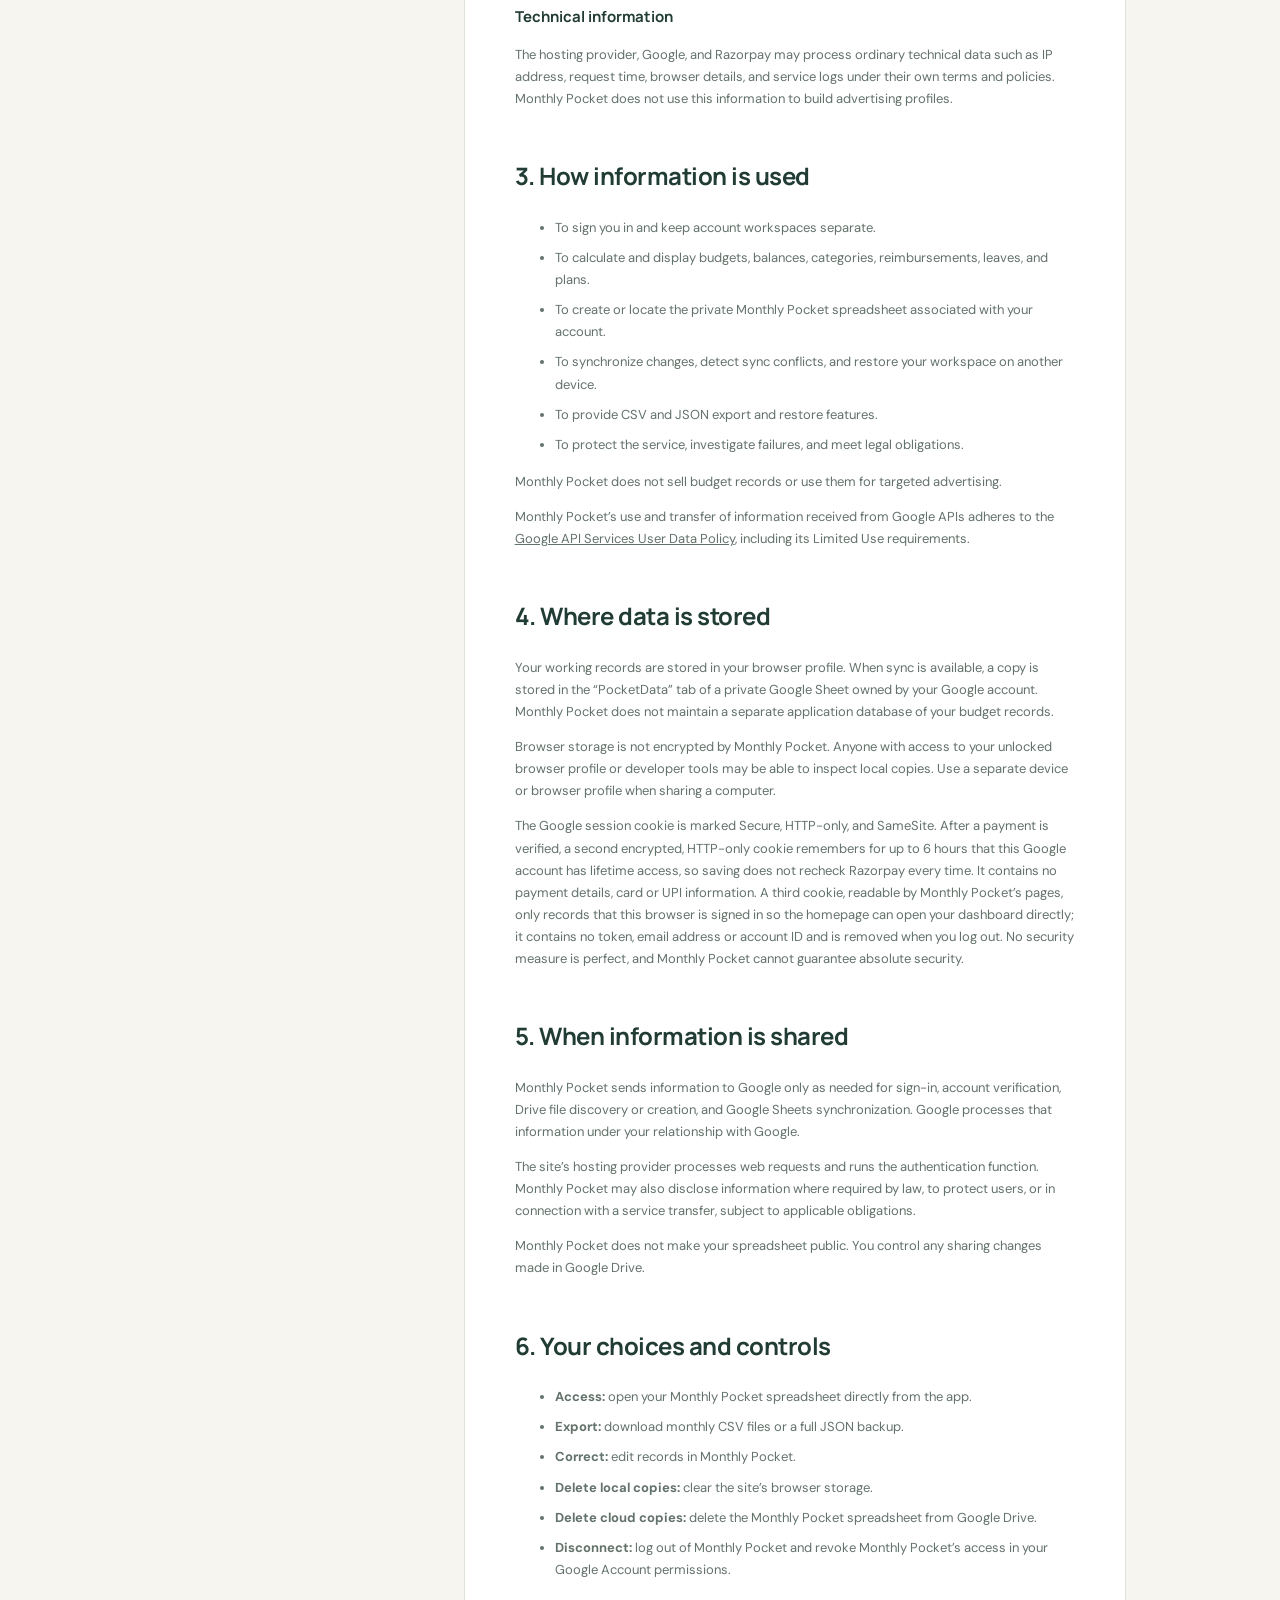
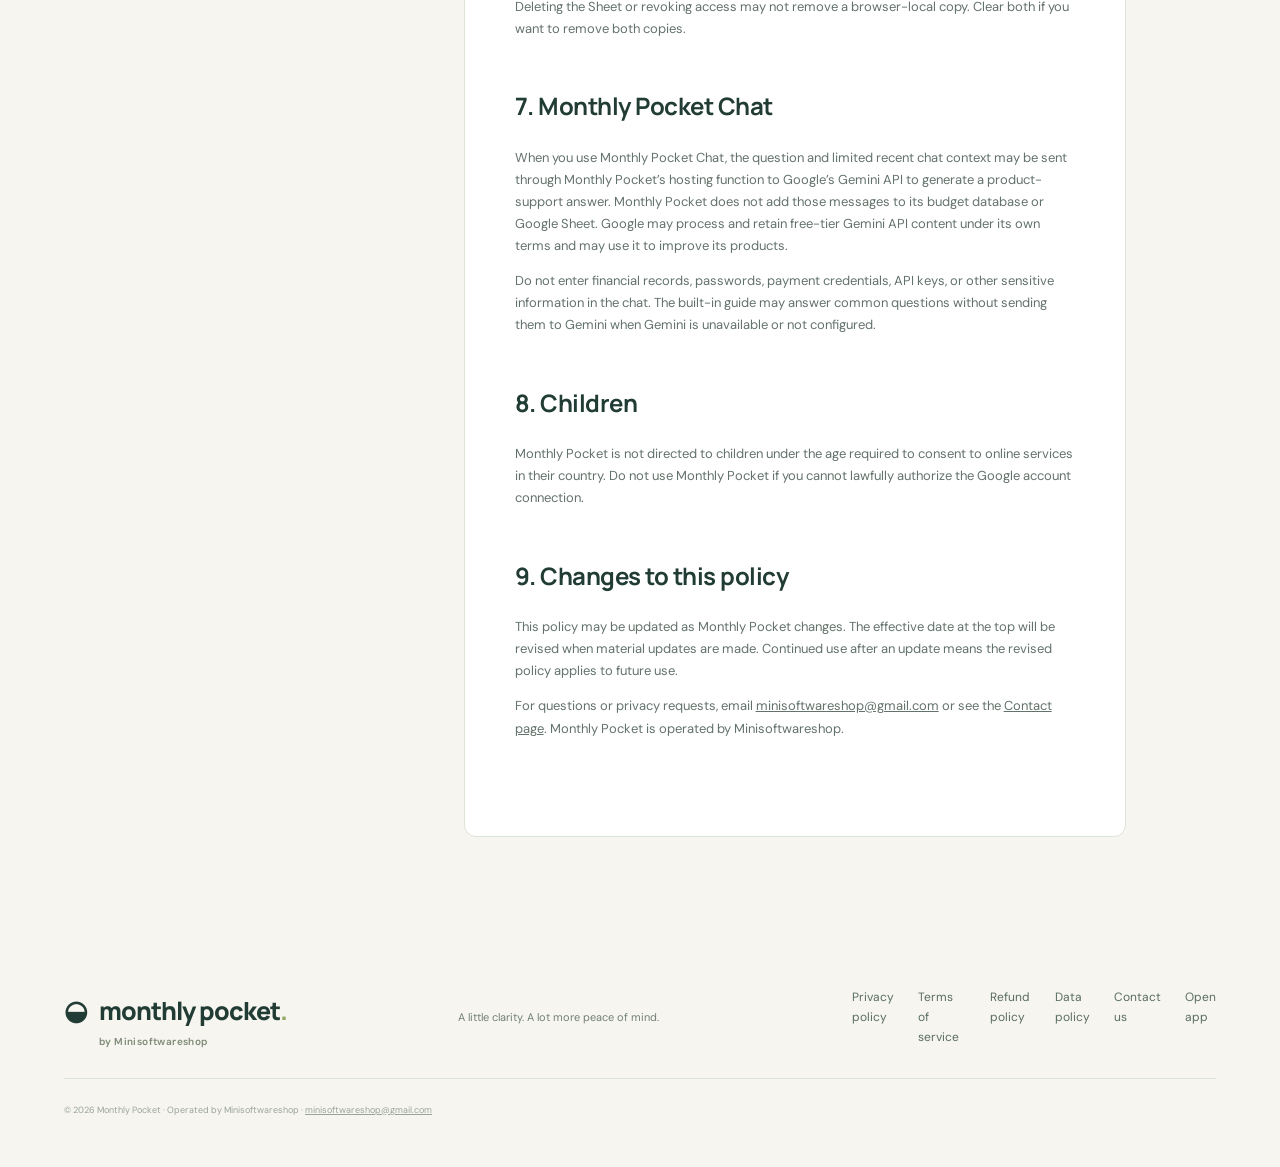
<file: privacy-policy.html>
<!doctype html>
<html lang="en"><head><meta charset="utf-8"><meta name="viewport" content="width=device-width,initial-scale=1"><meta name="description" content="Monthly Pocket privacy policy: how the budget app handles Google account and financial data."><title>Privacy Policy — Monthly Pocket</title><link rel="stylesheet" href="marketing.css"><link rel="stylesheet" href="chat.css"></head>
<body><header class="site-header"><a class="logo" href="index.html"><span class="logo-mark">◒</span> monthly pocket<span>.</span><small class="logo-by">by Minisoftwareshop</small></a><nav aria-label="Main navigation"><a href="index.html#how-it-works">How it works</a><a href="data-policy.html">Data policy</a><a href="privacy-policy.html" aria-current="page">Privacy</a><a href="terms-of-service.html">Terms</a></nav><a class="button button-small" href="app.html">Open Monthly Pocket <span>↗</span></a></header>
<main class="legal-main"><section class="legal-hero"><p class="policy-date">EFFECTIVE 17 OCTOBER 2026</p><h1>Privacy policy.</h1><p>Plain language about what Monthly Pocket accesses, where your information lives, and the choices you have.</p></section>
<div class="legal-wrap"><aside class="legal-nav"><b>ON THIS PAGE</b><a href="#overview">Overview</a><a href="#information">Information handled</a><a href="#use">How it is used</a><a href="#storage">Storage and security</a><a href="#sharing">Sharing</a><a href="#choices">Your choices</a><a href="#assistant">Product chat</a><a href="#changes">Policy changes</a></aside>
<article class="legal-content"><div class="legal-callout"><b>The short version</b><p>Monthly Pocket has no central database containing your budget records. Your working copy is stored in your browser, and cloud data is written to a private Google Sheet in your own Google Drive.</p></div>
<section id="overview"><h2>1. Overview</h2><p>Monthly Pocket is a browser-based budgeting tool. This policy explains how Monthly Pocket handles information when you visit the site, sign in with Google, enter budget records, use Google Sheets sync, or export your information.</p><p>“Budget records” includes balances, expenses, categories, reimbursements, leave records, travel plans, preferences, and other content you choose to enter.</p></section>
<section id="information"><h2>2. Information Monthly Pocket handles</h2><h3>Google account information</h3><p>When you sign in, Monthly Pocket receives the stable Google account identifier and verified email address needed to identify your workspace and lifetime access. Monthly Pocket requests the <code>openid</code>, <code>email</code>, and Google Drive <code>drive.file</code> permissions.</p><h3>Budget and workspace records</h3><p>Monthly Pocket processes the records you enter so it can calculate balances, show reports, create exports, and synchronize your workspace.</p><h3>Payment and entitlement information</h3><p>Razorpay processes checkout and payment credentials. Monthly Pocket receives and verifies the Razorpay order ID, payment ID, signature, captured amount, currency, status, and refund amount. It stores a signed entitlement record linked to your Google account in the private Monthly Pocket spreadsheet. Monthly Pocket does not receive or store your full card, bank, or UPI credentials.</p><h3>Browser and session information</h3><p>Monthly Pocket uses browser local storage for the working copy, sync status, and account-specific preferences. An encrypted, HTTP-only cookie keeps the Google connection available. The Google refresh token is encrypted before it is placed in that cookie and is not exposed to page scripts.</p><h3>Technical information</h3><p>The hosting provider, Google, and Razorpay may process ordinary technical data such as IP address, request time, browser details, and service logs under their own terms and policies. Monthly Pocket does not use this information to build advertising profiles.</p></section>
<section id="use"><h2>3. How information is used</h2><ul><li>To sign you in and keep account workspaces separate.</li><li>To calculate and display budgets, balances, categories, reimbursements, leaves, and plans.</li><li>To create or locate the private Monthly Pocket spreadsheet associated with your account.</li><li>To synchronize changes, detect sync conflicts, and restore your workspace on another device.</li><li>To provide CSV and JSON export and restore features.</li><li>To protect the service, investigate failures, and meet legal obligations.</li></ul><p>Monthly Pocket does not sell budget records or use them for targeted advertising.</p><p>Monthly Pocket’s use and transfer of information received from Google APIs adheres to the <a href="https://developers.google.com/terms/api-services-user-data-policy">Google API Services User Data Policy</a>, including its Limited Use requirements.</p></section>
<section id="storage"><h2>4. Where data is stored</h2><p>Your working records are stored in your browser profile. When sync is available, a copy is stored in the “PocketData” tab of a private Google Sheet owned by your Google account. Monthly Pocket does not maintain a separate application database of your budget records.</p><p>Browser storage is not encrypted by Monthly Pocket. Anyone with access to your unlocked browser profile or developer tools may be able to inspect local copies. Use a separate device or browser profile when sharing a computer.</p><p>The Google session cookie is marked Secure, HTTP-only, and SameSite. After a payment is verified, a second encrypted, HTTP-only cookie remembers for up to 6 hours that this Google account has lifetime access, so saving does not recheck Razorpay every time. It contains no payment details, card or UPI information. A third cookie, readable by Monthly Pocket’s pages, only records that this browser is signed in so the homepage can open your dashboard directly; it contains no token, email address or account ID and is removed when you log out. No security measure is perfect, and Monthly Pocket cannot guarantee absolute security.</p></section>
<section id="sharing"><h2>5. When information is shared</h2><p>Monthly Pocket sends information to Google only as needed for sign-in, account verification, Drive file discovery or creation, and Google Sheets synchronization. Google processes that information under your relationship with Google.</p><p>The site’s hosting provider processes web requests and runs the authentication function. Monthly Pocket may also disclose information where required by law, to protect users, or in connection with a service transfer, subject to applicable obligations.</p><p>Monthly Pocket does not make your spreadsheet public. You control any sharing changes made in Google Drive.</p></section>
<section id="choices"><h2>6. Your choices and controls</h2><ul><li><b>Access:</b> open your Monthly Pocket spreadsheet directly from the app.</li><li><b>Export:</b> download monthly CSV files or a full JSON backup.</li><li><b>Correct:</b> edit records in Monthly Pocket.</li><li><b>Delete local copies:</b> clear the site’s browser storage.</li><li><b>Delete cloud copies:</b> delete the Monthly Pocket spreadsheet from Google Drive.</li><li><b>Disconnect:</b> log out of Monthly Pocket and revoke Monthly Pocket’s access in your Google Account permissions.</li></ul><p>Deleting the Sheet or revoking access may not remove a browser-local copy. Clear both if you want to remove both copies.</p></section>
<section id="assistant"><h2>7. Monthly Pocket Chat</h2><p>When you use Monthly Pocket Chat, the question and limited recent chat context may be sent through Monthly Pocket’s hosting function to Google’s Gemini API to generate a product-support answer. Monthly Pocket does not add those messages to its budget database or Google Sheet. Google may process and retain free-tier Gemini API content under its own terms and may use it to improve its products.</p><p>Do not enter financial records, passwords, payment credentials, API keys, or other sensitive information in the chat. The built-in guide may answer common questions without sending them to Gemini when Gemini is unavailable or not configured.</p></section>
<section id="children"><h2>8. Children</h2><p>Monthly Pocket is not directed to children under the age required to consent to online services in their country. Do not use Monthly Pocket if you cannot lawfully authorize the Google account connection.</p></section>
<section id="changes"><h2>9. Changes to this policy</h2><p>This policy may be updated as Monthly Pocket changes. The effective date at the top will be revised when material updates are made. Continued use after an update means the revised policy applies to future use.</p><p>For questions or privacy requests, email <a href="mailto:minisoftwareshop@gmail.com">minisoftwareshop@gmail.com</a> or see the <a href="contact.html">Contact page</a>. Monthly Pocket is operated by Minisoftwareshop.</p></section></article></div></main>
<footer class="site-footer"><a class="logo" href="index.html"><span class="logo-mark">◒</span> monthly pocket<span>.</span><small class="logo-by">by Minisoftwareshop</small></a><p>A little clarity. A lot more peace of mind.</p><nav><a href="privacy-policy.html">Privacy policy</a><a href="terms-of-service.html">Terms of service</a><a href="refund-policy.html">Refund policy</a><a href="data-policy.html">Data policy</a><a href="contact.html">Contact us</a><a href="app.html">Open app</a></nav><small>© 2026 Monthly Pocket · Operated by Minisoftwareshop · <a href="mailto:minisoftwareshop@gmail.com">minisoftwareshop@gmail.com</a></small></footer><script src="chat.js" defer></script></body></html>
</file>
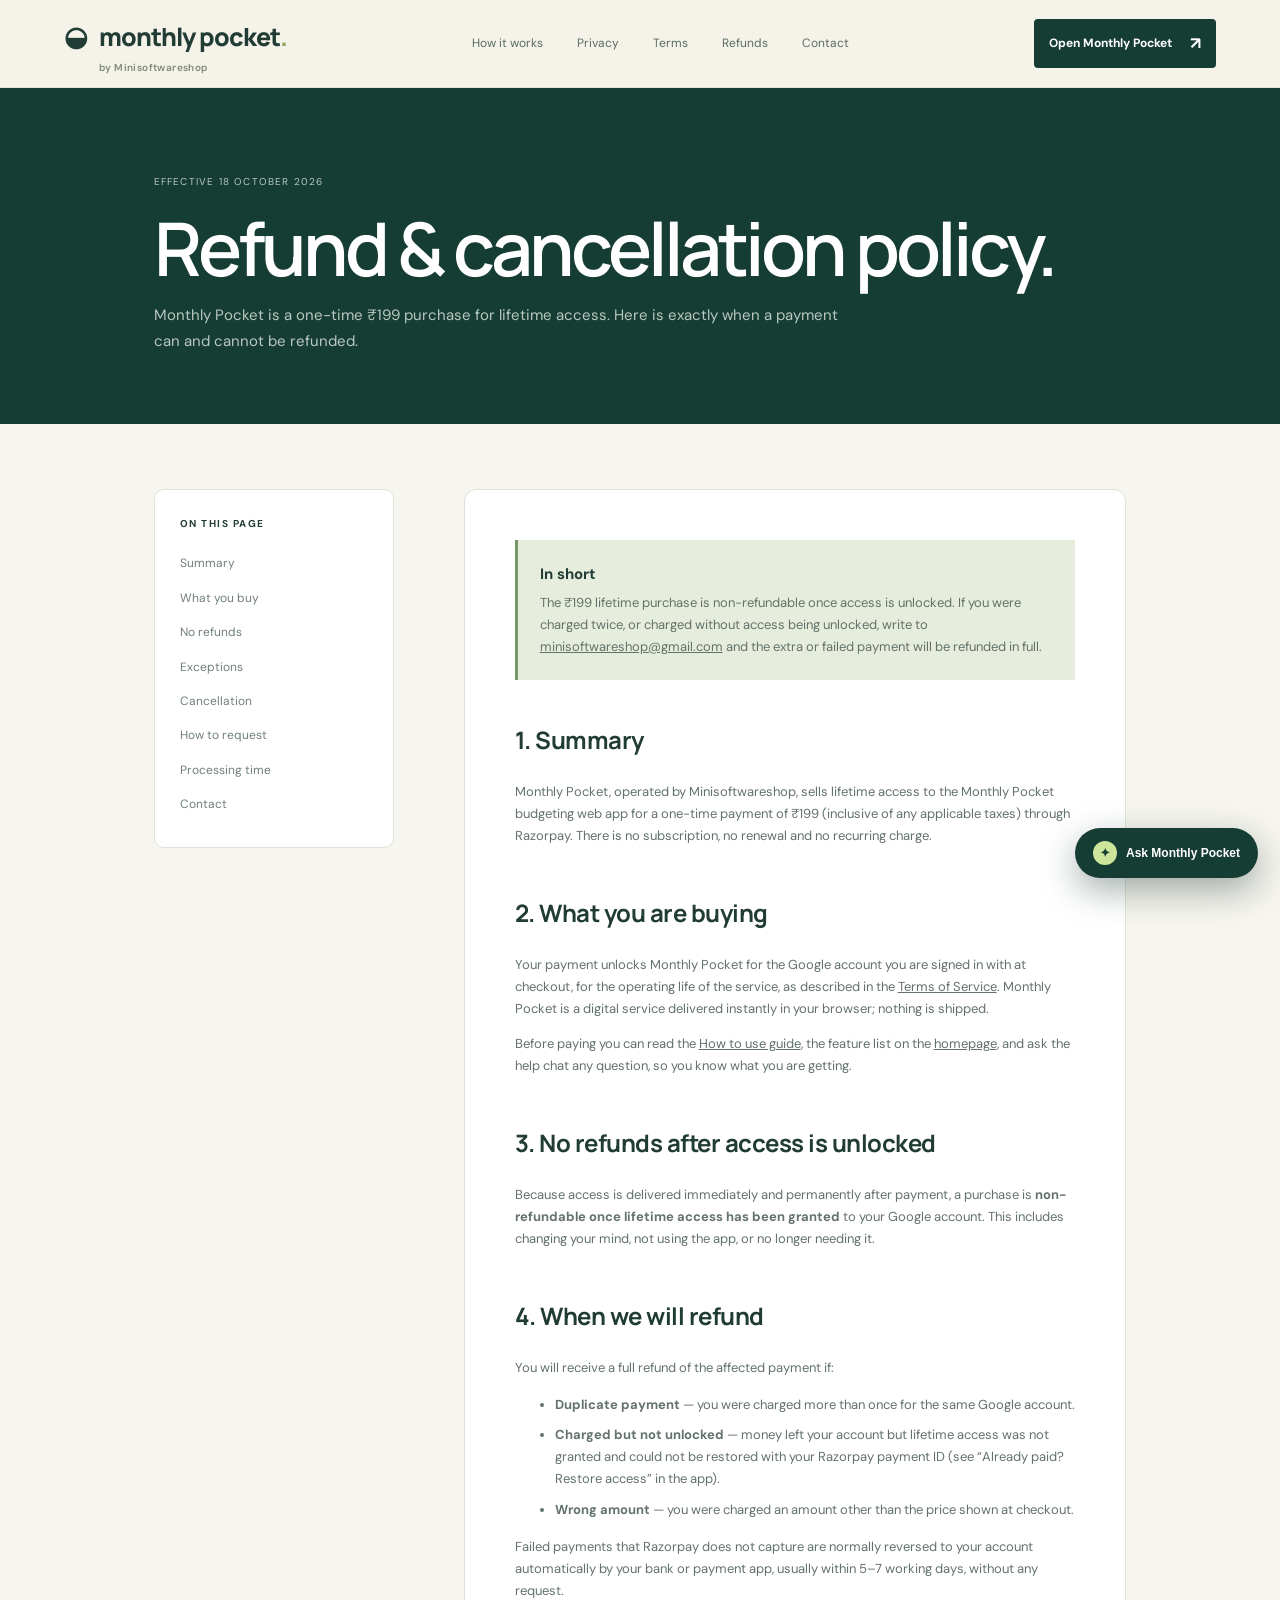
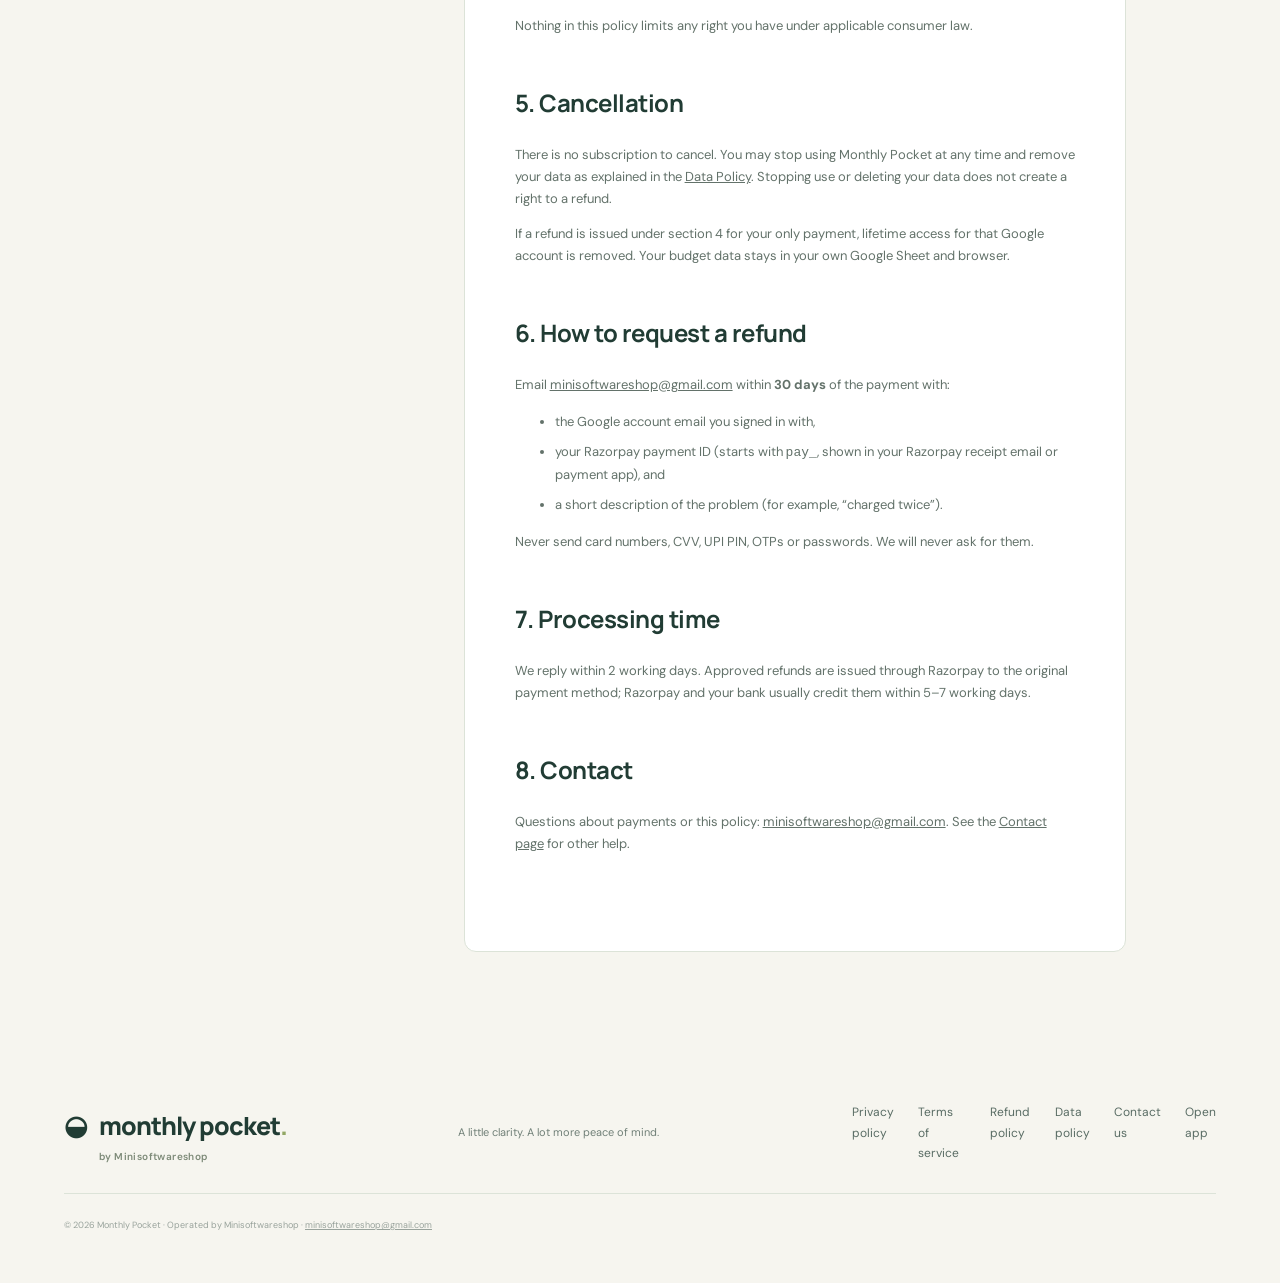
<file: refund-policy.html>
<!doctype html>
<html lang="en"><head><meta charset="utf-8"><meta name="viewport" content="width=device-width,initial-scale=1"><meta name="description" content="Refund and cancellation policy for the Monthly Pocket ₹199 one-time lifetime purchase."><title>Refund & Cancellation Policy — Monthly Pocket</title><link rel="stylesheet" href="marketing.css"><link rel="stylesheet" href="chat.css"></head>
<body><header class="site-header"><a class="logo" href="index.html?home"><span class="logo-mark">◒</span> monthly pocket<span>.</span><small class="logo-by">by Minisoftwareshop</small></a><nav aria-label="Main navigation"><a href="index.html?home#how-it-works">How it works</a><a href="privacy-policy.html">Privacy</a><a href="terms-of-service.html">Terms</a><a href="refund-policy.html" aria-current="page">Refunds</a><a href="contact.html">Contact</a></nav><a class="button button-small" href="app.html">Open Monthly Pocket <span>↗</span></a></header>
<main class="legal-main"><section class="legal-hero"><p class="policy-date">EFFECTIVE 18 OCTOBER 2026</p><h1>Refund &amp; cancellation policy.</h1><p>Monthly Pocket is a one-time ₹199 purchase for lifetime access. Here is exactly when a payment can and cannot be refunded.</p></section>
<div class="legal-wrap"><aside class="legal-nav"><b>ON THIS PAGE</b><a href="#summary">Summary</a><a href="#product">What you buy</a><a href="#no-refunds">No refunds</a><a href="#exceptions">Exceptions</a><a href="#cancellation">Cancellation</a><a href="#how">How to request</a><a href="#processing">Processing time</a><a href="#contact">Contact</a></aside>
<article class="legal-content"><div class="legal-callout"><b>In short</b><p>The ₹199 lifetime purchase is non-refundable once access is unlocked. If you were charged twice, or charged without access being unlocked, write to <a href="mailto:minisoftwareshop@gmail.com">minisoftwareshop@gmail.com</a> and the extra or failed payment will be refunded in full.</p></div>
<section id="summary"><h2>1. Summary</h2><p>Monthly Pocket, operated by Minisoftwareshop, sells lifetime access to the Monthly Pocket budgeting web app for a one-time payment of ₹199 (inclusive of any applicable taxes) through Razorpay. There is no subscription, no renewal and no recurring charge.</p></section>
<section id="product"><h2>2. What you are buying</h2><p>Your payment unlocks Monthly Pocket for the Google account you are signed in with at checkout, for the operating life of the service, as described in the <a href="terms-of-service.html#payment">Terms of Service</a>. Monthly Pocket is a digital service delivered instantly in your browser; nothing is shipped.</p><p>Before paying you can read the <a href="how-to-use.html">How to use guide</a>, the feature list on the <a href="index.html?home#pricing">homepage</a>, and ask the help chat any question, so you know what you are getting.</p></section>
<section id="no-refunds"><h2>3. No refunds after access is unlocked</h2><p>Because access is delivered immediately and permanently after payment, a purchase is <strong>non-refundable once lifetime access has been granted</strong> to your Google account. This includes changing your mind, not using the app, or no longer needing it.</p></section>
<section id="exceptions"><h2>4. When we will refund</h2><p>You will receive a full refund of the affected payment if:</p><ul><li><strong>Duplicate payment</strong> — you were charged more than once for the same Google account.</li><li><strong>Charged but not unlocked</strong> — money left your account but lifetime access was not granted and could not be restored with your Razorpay payment ID (see “Already paid? Restore access” in the app).</li><li><strong>Wrong amount</strong> — you were charged an amount other than the price shown at checkout.</li></ul><p>Failed payments that Razorpay does not capture are normally reversed to your account automatically by your bank or payment app, usually within 5–7 working days, without any request.</p><p>Nothing in this policy limits any right you have under applicable consumer law.</p></section>
<section id="cancellation"><h2>5. Cancellation</h2><p>There is no subscription to cancel. You may stop using Monthly Pocket at any time and remove your data as explained in the <a href="data-policy.html#removal">Data Policy</a>. Stopping use or deleting your data does not create a right to a refund.</p><p>If a refund is issued under section 4 for your only payment, lifetime access for that Google account is removed. Your budget data stays in your own Google Sheet and browser.</p></section>
<section id="how"><h2>6. How to request a refund</h2><p>Email <a href="mailto:minisoftwareshop@gmail.com">minisoftwareshop@gmail.com</a> within <strong>30 days</strong> of the payment with:</p><ul><li>the Google account email you signed in with,</li><li>your Razorpay payment ID (starts with <code>pay_</code>, shown in your Razorpay receipt email or payment app), and</li><li>a short description of the problem (for example, “charged twice”).</li></ul><p>Never send card numbers, CVV, UPI PIN, OTPs or passwords. We will never ask for them.</p></section>
<section id="processing"><h2>7. Processing time</h2><p>We reply within 2 working days. Approved refunds are issued through Razorpay to the original payment method; Razorpay and your bank usually credit them within 5–7 working days.</p></section>
<section id="contact"><h2>8. Contact</h2><p>Questions about payments or this policy: <a href="mailto:minisoftwareshop@gmail.com">minisoftwareshop@gmail.com</a>. See the <a href="contact.html">Contact page</a> for other help.</p></section></article></div></main>
<footer class="site-footer"><a class="logo" href="index.html?home"><span class="logo-mark">◒</span> monthly pocket<span>.</span><small class="logo-by">by Minisoftwareshop</small></a><p>A little clarity. A lot more peace of mind.</p><nav><a href="privacy-policy.html">Privacy policy</a><a href="terms-of-service.html">Terms of service</a><a href="refund-policy.html">Refund policy</a><a href="data-policy.html">Data policy</a><a href="contact.html">Contact us</a><a href="app.html">Open app</a></nav><small>© 2026 Monthly Pocket · Operated by Minisoftwareshop · <a href="mailto:minisoftwareshop@gmail.com">minisoftwareshop@gmail.com</a></small></footer><script src="chat.js" defer></script></body></html>
</file>
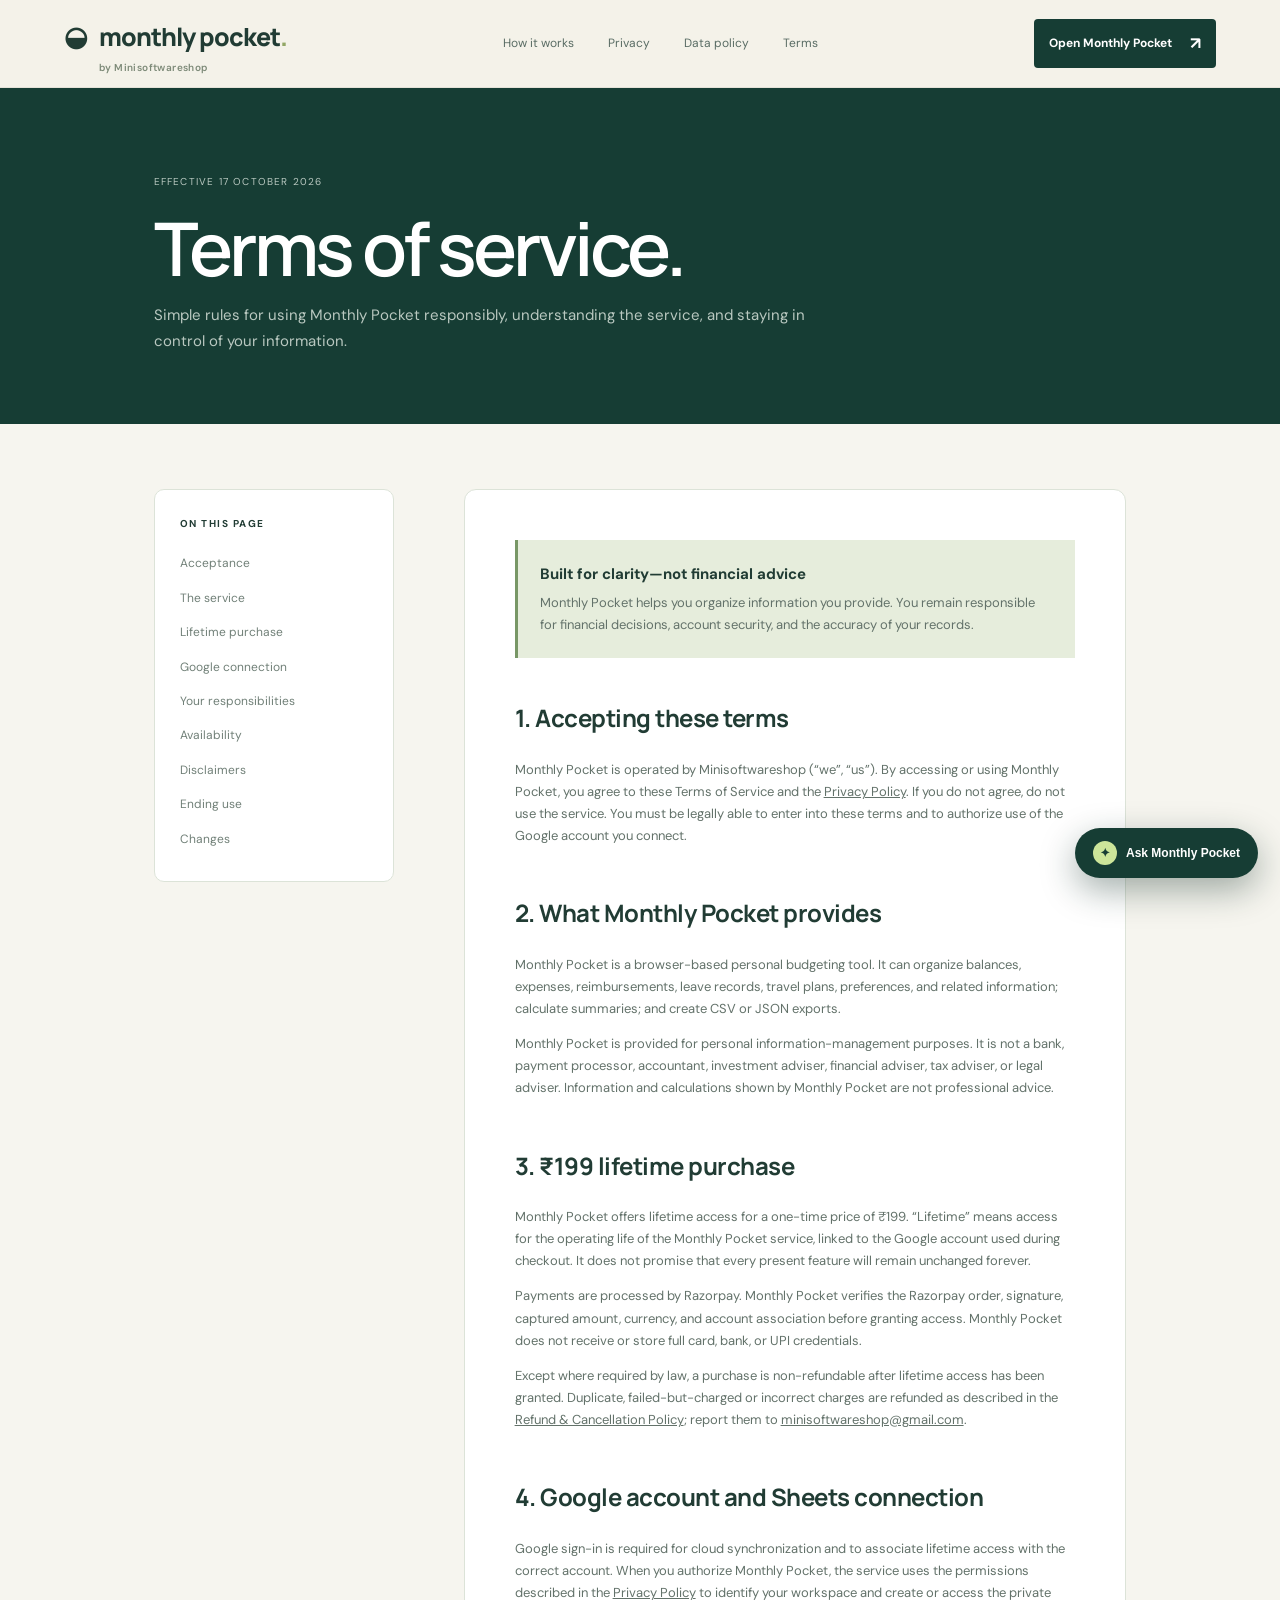
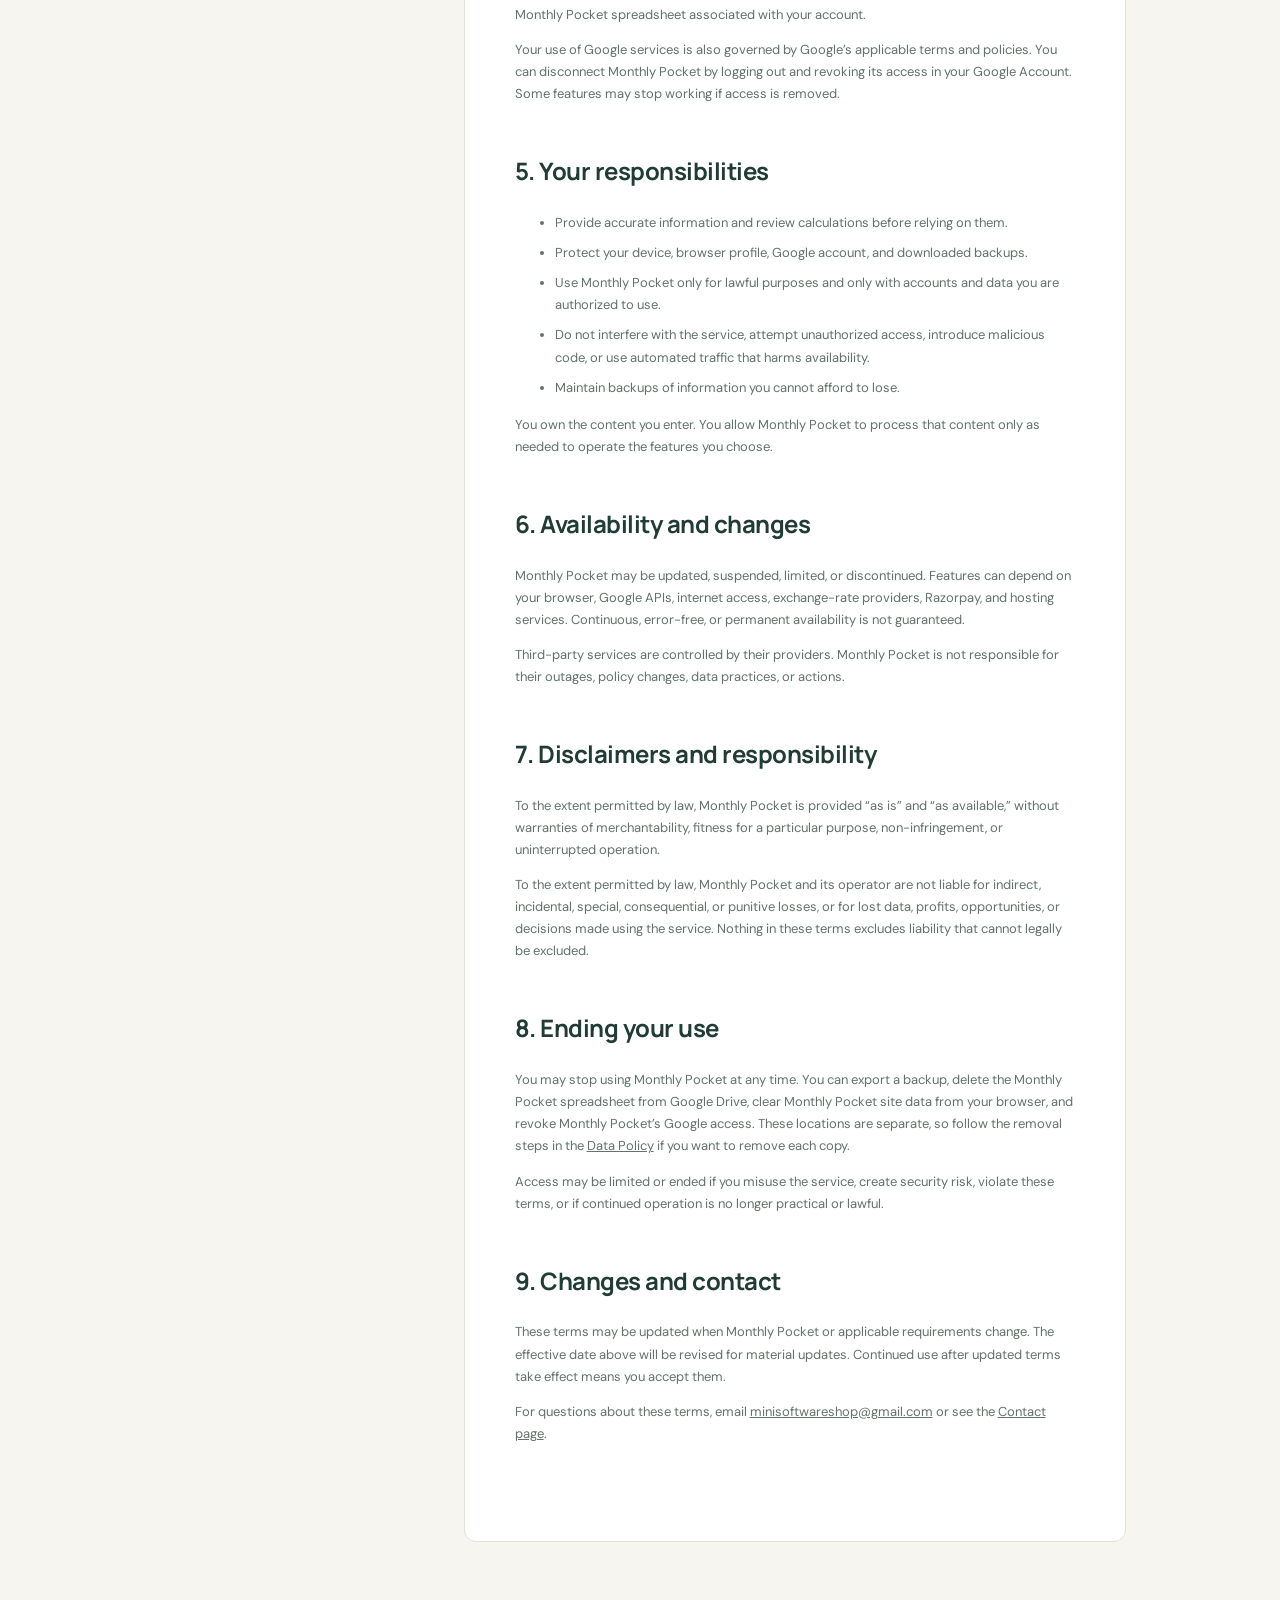
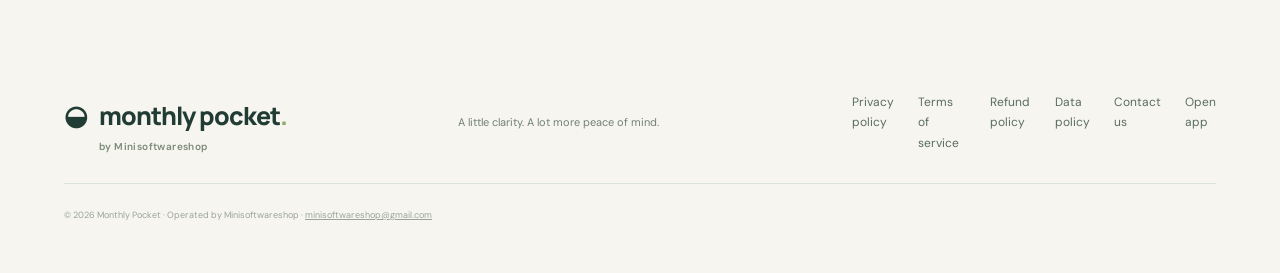
<file: terms-of-service.html>
<!doctype html>
<html lang="en"><head><meta charset="utf-8"><meta name="viewport" content="width=device-width,initial-scale=1"><meta name="description" content="Monthly Pocket terms of service for using the monthly budgeting web app and its Google Sheets connection."><title>Terms of Service — Monthly Pocket</title><link rel="stylesheet" href="marketing.css"><link rel="stylesheet" href="chat.css"></head>
<body><header class="site-header"><a class="logo" href="index.html"><span class="logo-mark">◒</span> monthly pocket<span>.</span><small class="logo-by">by Minisoftwareshop</small></a><nav aria-label="Main navigation"><a href="index.html#how-it-works">How it works</a><a href="privacy-policy.html">Privacy</a><a href="data-policy.html">Data policy</a><a href="terms-of-service.html" aria-current="page">Terms</a></nav><a class="button button-small" href="app.html">Open Monthly Pocket <span>↗</span></a></header>
<main class="legal-main"><section class="legal-hero"><p class="policy-date">EFFECTIVE 17 OCTOBER 2026</p><h1>Terms of service.</h1><p>Simple rules for using Monthly Pocket responsibly, understanding the service, and staying in control of your information.</p></section>
<div class="legal-wrap"><aside class="legal-nav"><b>ON THIS PAGE</b><a href="#acceptance">Acceptance</a><a href="#service">The service</a><a href="#payment">Lifetime purchase</a><a href="#google">Google connection</a><a href="#responsibilities">Your responsibilities</a><a href="#availability">Availability</a><a href="#disclaimers">Disclaimers</a><a href="#ending">Ending use</a><a href="#changes">Changes</a></aside>
<article class="legal-content"><div class="legal-callout"><b>Built for clarity—not financial advice</b><p>Monthly Pocket helps you organize information you provide. You remain responsible for financial decisions, account security, and the accuracy of your records.</p></div>
<section id="acceptance"><h2>1. Accepting these terms</h2><p>Monthly Pocket is operated by Minisoftwareshop (“we”, “us”). By accessing or using Monthly Pocket, you agree to these Terms of Service and the <a href="privacy-policy.html">Privacy Policy</a>. If you do not agree, do not use the service. You must be legally able to enter into these terms and to authorize use of the Google account you connect.</p></section>
<section id="service"><h2>2. What Monthly Pocket provides</h2><p>Monthly Pocket is a browser-based personal budgeting tool. It can organize balances, expenses, reimbursements, leave records, travel plans, preferences, and related information; calculate summaries; and create CSV or JSON exports.</p><p>Monthly Pocket is provided for personal information-management purposes. It is not a bank, payment processor, accountant, investment adviser, financial adviser, tax adviser, or legal adviser. Information and calculations shown by Monthly Pocket are not professional advice.</p></section>
<section id="payment"><h2>3. ₹199 lifetime purchase</h2><p>Monthly Pocket offers lifetime access for a one-time price of ₹199. “Lifetime” means access for the operating life of the Monthly Pocket service, linked to the Google account used during checkout. It does not promise that every present feature will remain unchanged forever.</p><p>Payments are processed by Razorpay. Monthly Pocket verifies the Razorpay order, signature, captured amount, currency, and account association before granting access. Monthly Pocket does not receive or store full card, bank, or UPI credentials.</p><p>Except where required by law, a purchase is non-refundable after lifetime access has been granted. Duplicate, failed-but-charged or incorrect charges are refunded as described in the <a href="refund-policy.html">Refund &amp; Cancellation Policy</a>; report them to <a href="mailto:minisoftwareshop@gmail.com">minisoftwareshop@gmail.com</a>.</p></section>
<section id="google"><h2>4. Google account and Sheets connection</h2><p>Google sign-in is required for cloud synchronization and to associate lifetime access with the correct account. When you authorize Monthly Pocket, the service uses the permissions described in the <a href="privacy-policy.html#information">Privacy Policy</a> to identify your workspace and create or access the private Monthly Pocket spreadsheet associated with your account.</p><p>Your use of Google services is also governed by Google’s applicable terms and policies. You can disconnect Monthly Pocket by logging out and revoking its access in your Google Account. Some features may stop working if access is removed.</p></section>
<section id="responsibilities"><h2>5. Your responsibilities</h2><ul><li>Provide accurate information and review calculations before relying on them.</li><li>Protect your device, browser profile, Google account, and downloaded backups.</li><li>Use Monthly Pocket only for lawful purposes and only with accounts and data you are authorized to use.</li><li>Do not interfere with the service, attempt unauthorized access, introduce malicious code, or use automated traffic that harms availability.</li><li>Maintain backups of information you cannot afford to lose.</li></ul><p>You own the content you enter. You allow Monthly Pocket to process that content only as needed to operate the features you choose.</p></section>
<section id="availability"><h2>6. Availability and changes</h2><p>Monthly Pocket may be updated, suspended, limited, or discontinued. Features can depend on your browser, Google APIs, internet access, exchange-rate providers, Razorpay, and hosting services. Continuous, error-free, or permanent availability is not guaranteed.</p><p>Third-party services are controlled by their providers. Monthly Pocket is not responsible for their outages, policy changes, data practices, or actions.</p></section>
<section id="disclaimers"><h2>7. Disclaimers and responsibility</h2><p>To the extent permitted by law, Monthly Pocket is provided “as is” and “as available,” without warranties of merchantability, fitness for a particular purpose, non-infringement, or uninterrupted operation.</p><p>To the extent permitted by law, Monthly Pocket and its operator are not liable for indirect, incidental, special, consequential, or punitive losses, or for lost data, profits, opportunities, or decisions made using the service. Nothing in these terms excludes liability that cannot legally be excluded.</p></section>
<section id="ending"><h2>8. Ending your use</h2><p>You may stop using Monthly Pocket at any time. You can export a backup, delete the Monthly Pocket spreadsheet from Google Drive, clear Monthly Pocket site data from your browser, and revoke Monthly Pocket’s Google access. These locations are separate, so follow the removal steps in the <a href="data-policy.html#removal">Data Policy</a> if you want to remove each copy.</p><p>Access may be limited or ended if you misuse the service, create security risk, violate these terms, or if continued operation is no longer practical or lawful.</p></section>
<section id="changes"><h2>9. Changes and contact</h2><p>These terms may be updated when Monthly Pocket or applicable requirements change. The effective date above will be revised for material updates. Continued use after updated terms take effect means you accept them.</p><p>For questions about these terms, email <a href="mailto:minisoftwareshop@gmail.com">minisoftwareshop@gmail.com</a> or see the <a href="contact.html">Contact page</a>.</p></section></article></div></main>
<footer class="site-footer"><a class="logo" href="index.html"><span class="logo-mark">◒</span> monthly pocket<span>.</span><small class="logo-by">by Minisoftwareshop</small></a><p>A little clarity. A lot more peace of mind.</p><nav><a href="privacy-policy.html">Privacy policy</a><a href="terms-of-service.html">Terms of service</a><a href="refund-policy.html">Refund policy</a><a href="data-policy.html">Data policy</a><a href="contact.html">Contact us</a><a href="app.html">Open app</a></nav><small>© 2026 Monthly Pocket · Operated by Minisoftwareshop · <a href="mailto:minisoftwareshop@gmail.com">minisoftwareshop@gmail.com</a></small></footer><script src="chat.js" defer></script></body></html>
</file>
<file: marketing.css>
@import url('https://fonts.googleapis.com/css2?family=DM+Sans:wght@400;500;600;700&family=Manrope:wght@400;500;600;700;800&display=swap');
:root{--forest:#163d34;--forest-2:#234f42;--cream:#f4f2e9;--paper:#fbfcf8;--lime:#cce59a;--sage:#e6eddc;--ink:#213c34;--muted:#718078;--line:#dce3d8}*{box-sizing:border-box}html{scroll-behavior:smooth}body{margin:0;color:var(--ink);background:var(--paper);font:15px/1.7 'DM Sans',sans-serif}a{color:inherit}h1,h2,h3,p{margin-top:0}h1,h2,h3,.logo{font-family:Manrope,sans-serif}.site-header{height:88px;display:flex;align-items:center;justify-content:space-between;gap:30px;padding:0 max(30px,5vw);background:var(--cream);border-bottom:1px solid #e4e2d8;position:relative;z-index:5}.logo{font-size:25px;font-weight:800;text-decoration:none;letter-spacing:-1px}.logo-mark{font-size:27px;margin-right:8px}.logo>span:last-of-type{color:#92a765}.site-header nav{display:flex;gap:34px}.site-header nav a,.site-footer nav a{text-decoration:none;font-size:12px;color:#596c64}.site-header nav a:hover,.site-footer nav a:hover{text-decoration:underline}.button{display:inline-flex;align-items:center;justify-content:center;gap:28px;background:var(--forest);color:#fff;text-decoration:none;border-radius:4px;padding:14px 20px;font-size:12px;font-weight:700}.button span{font-size:17px}.button:hover{background:#285a4b}.button-small{padding:10px 15px;gap:18px}.hero{min-height:710px;padding:86px max(30px,7vw);display:grid;grid-template-columns:1fr 1fr;gap:5vw;align-items:center;background:var(--cream);overflow:hidden}.hero-copy{max-width:680px}.eyebrow,.section-number{font-size:10px;font-weight:700;letter-spacing:2px;color:#768879}.eyebrow{display:flex;align-items:center;gap:10px}.eyebrow span{width:25px;height:1px;background:#8fa188}h1{font-size:clamp(48px,6.3vw,88px);line-height:1.02;letter-spacing:-4px;margin:20px 0 28px;font-weight:600}h1 em{font-family:Georgia,serif;font-weight:400;color:#789164}.lede{max-width:590px;color:#6c7972;font-size:17px;line-height:1.8}.hero-actions{display:flex;align-items:center;gap:30px;margin:38px 0}.text-link{font-size:12px;text-decoration:none;border-bottom:1px solid #89978d;padding-bottom:4px}.trust-row{display:flex;flex-wrap:wrap;gap:24px;font-size:11px;color:#6f7c74}.trust-row i{font-style:normal;color:#56734c;background:#e3ead9;border-radius:50%;padding:2px 5px;margin-right:5px}.hero-visual{height:530px;position:relative;display:grid;place-items:center}.orbit{position:absolute;border:1px solid #cfd5c9;border-radius:50%}.orbit-one{width:490px;height:490px}.orbit-two{width:350px;height:350px}.budget-card{position:relative;z-index:2;width:min(420px,85%);background:var(--forest);color:#fff;border-radius:12px;padding:31px;box-shadow:0 28px 60px #173e3424;transform:rotate(-2deg)}.card-top{display:flex;justify-content:space-between;margin-bottom:38px;color:#dfe9dd}.budget-card small,.sheet-card small{font-size:8px;letter-spacing:1.5px;color:#9fbbad}.budget-card>strong{font:700 38px Manrope;display:block;margin:8px 0 17px}.progress{height:5px;background:#456d60;border-radius:4px}.progress i{display:block;width:65%;height:100%;background:var(--lime);border-radius:4px}.mini-stats{display:grid;grid-template-columns:1fr 1fr;gap:20px;margin-top:25px}.mini-stats span{font-size:9px;color:#b6c6bd}.mini-stats b{display:block;color:white;font-size:13px;margin-top:5px}.sheet-card{position:absolute;z-index:3;right:0;bottom:45px;width:280px;background:white;border:1px solid var(--line);box-shadow:0 16px 40px #173e341b;border-radius:9px;padding:16px;display:flex;align-items:center;gap:12px}.sheet-icon{background:#e7efe0;padding:12px 15px;border-radius:6px;font-weight:700}.sheet-card b{display:block;font-size:11px}.sheet-card .check{margin-left:auto;background:#ddebd1;color:#3c663e;border-radius:50%;padding:2px 6px}.privacy-seal{position:absolute;z-index:3;left:8%;top:25px;width:118px;height:118px;background:var(--lime);border-radius:50%;display:flex;flex-direction:column;align-items:center;justify-content:center;text-align:center;line-height:1.3;font-size:10px;box-shadow:0 15px 35px #2f4e3520}.privacy-seal span{font-size:24px}.promise{padding:90px max(30px,7vw);background:var(--forest);color:white;display:grid;grid-template-columns:.7fr 2fr auto;gap:50px;align-items:start}.promise .section-number{color:#91aa9b}.promise h2,.section-intro h2,.feature-copy h2,.control h2,.cta h2{font-size:clamp(33px,4vw,55px);line-height:1.18;letter-spacing:-2px;margin-bottom:20px}.promise>div p{max-width:680px;color:#b5c3bc}.round-link{align-self:center;display:grid;place-items:center;width:64px;height:64px;border:1px solid #6c877d;border-radius:50%;text-decoration:none;font-size:22px}.steps{padding:105px max(30px,7vw)}.section-intro{display:flex;justify-content:space-between;gap:50px;align-items:end}.section-intro>p{max-width:430px;color:var(--muted)}.step-grid{display:grid;grid-template-columns:repeat(3,1fr);margin-top:55px;border-top:1px solid var(--line)}.step-grid article{padding:34px 40px 20px 0;border-right:1px solid var(--line);position:relative}.step-grid article+article{padding-left:40px}.step-grid article:last-child{border-right:0}.step-grid article>span{position:absolute;right:22px;top:33px;font-size:10px;color:#98a39c}.step-icon{height:58px;width:58px;display:grid;place-items:center;border-radius:50%;background:var(--sage);font:700 20px Manrope;margin-bottom:28px}.step-grid article:nth-child(2) .step-icon{background:#f4e8d7}.step-grid article:nth-child(3) .step-icon{background:#e0eeee}.step-grid h3{font-size:17px}.step-grid p{font-size:12px;color:var(--muted);max-width:300px}.features{padding:105px max(30px,7vw);background:#eef2e8;display:grid;grid-template-columns:.9fr 1.1fr;gap:8vw;align-items:center}.feature-copy>p:not(.section-number){color:var(--muted);max-width:500px}.feature-copy ul{padding:0;margin-top:35px;list-style:none}.feature-copy li{border-top:1px solid #d8e0d2;padding:14px 0;font-size:12px}.feature-copy li span{margin-right:13px;color:#54714b}.feature-panel{background:white;border:1px solid var(--line);border-radius:13px;padding:28px;box-shadow:0 24px 55px #224b3d0e}.feature-panel-head{display:flex;justify-content:space-between;font-weight:700}.feature-panel-head small{font-size:8px;letter-spacing:1px;color:#87978e}.feature-chart{display:flex;align-items:center;gap:45px;padding:38px 5px 10px}.feature-chart .donut{width:190px;height:190px;flex:0 0 auto;border-radius:50%;display:grid;place-items:center;background:conic-gradient(#355f4d 0 45%,#b9cb8d 45% 72%,#edc78d 72% 93%,#a6c1c2 93%)}.feature-chart .donut span{width:142px;height:142px;border-radius:50%;background:white;display:grid;place-content:center;text-align:center}.feature-chart .donut small{font-size:9px;color:#87928b}.feature-chart .donut b{font:700 18px Manrope}.feature-chart ul{padding:0;list-style:none;flex:1}.feature-chart li{display:flex;gap:9px;align-items:center;font-size:10px;margin:14px 0}.feature-chart li i{width:7px;height:7px;background:#355f4d;border-radius:2px}.feature-chart li:nth-child(2) i{background:#b9cb8d}.feature-chart li:nth-child(3) i{background:#edc78d}.feature-chart li:nth-child(4) i{background:#a6c1c2}.feature-chart li b{margin-left:auto}.control{padding:90px max(30px,7vw);display:grid;grid-template-columns:auto 1.6fr 1fr;gap:55px;align-items:center}.control-mark{display:grid;place-items:center;width:88px;height:88px;background:var(--lime);border-radius:50%;font-size:36px}.control h2{margin:8px 0}.control>p{color:var(--muted);font-size:13px}.cta{text-align:center;padding:110px 25px;background:var(--forest);color:white}.cta>p{font-size:9px;letter-spacing:2px;color:#a9b9b1}.cta h2{font-size:clamp(50px,6vw,77px)}.button-light{background:var(--lime);color:var(--forest);margin:10px 0 22px}.button-light:hover{background:#def2b5}.cta small{display:block;color:#92a99e;font-size:10px}.site-footer{padding:50px max(30px,5vw);display:grid;grid-template-columns:1fr 1fr 1fr;gap:30px;align-items:center;background:#f6f5ef}.site-footer p{font-size:11px;color:var(--muted);margin:0}.site-footer nav{display:flex;justify-content:flex-end;gap:24px}.site-footer>small{grid-column:1/-1;border-top:1px solid var(--line);padding-top:24px;color:#99a39c;font-size:9px}.legal-main{background:#f6f5ef;min-height:70vh}.legal-hero{padding:85px max(30px,12vw) 55px;background:var(--forest);color:white}.legal-hero h1{font-size:clamp(45px,6vw,74px);margin-bottom:18px}.legal-hero p{max-width:700px;color:#b9c8c0}.legal-wrap{padding:65px max(30px,12vw) 100px;display:grid;grid-template-columns:240px minmax(0,760px);gap:70px;align-items:start}.legal-nav{position:sticky;top:30px;padding:25px;border:1px solid var(--line);background:white;border-radius:10px}.legal-nav b{display:block;font-size:10px;letter-spacing:1.5px;margin-bottom:14px}.legal-nav a{display:block;text-decoration:none;color:var(--muted);font-size:12px;padding:7px 0}.legal-nav a:hover{color:var(--forest)}.legal-content{background:white;border:1px solid var(--line);padding:50px;border-radius:12px}.legal-content section{scroll-margin-top:25px;margin-bottom:46px}.legal-content h2{font-size:24px;letter-spacing:-.5px}.legal-content h3{font-size:15px;margin-top:28px}.legal-content p,.legal-content li{font-size:13px;color:#63726a}.legal-content li{margin:8px 0}.legal-callout{background:var(--sage);border-left:3px solid #789766;padding:22px;margin-bottom:40px}.legal-callout b{display:block;margin-bottom:4px}.legal-callout p{margin:0}.policy-date{font-size:10px;letter-spacing:1.2px;color:#9fb1a7}.data-map{display:grid;grid-template-columns:1fr 1fr;gap:12px}.data-map article{border:1px solid var(--line);padding:20px;border-radius:8px}.data-map article b{font-size:12px}.data-map article p{font-size:11px;margin:7px 0 0}
@media(max-width:900px){.hero{grid-template-columns:1fr;padding-top:65px}.hero-copy{max-width:none}.hero-visual{height:480px}.promise{grid-template-columns:1fr}.promise .round-link{display:none}.step-grid{grid-template-columns:1fr}.step-grid article,.step-grid article+article{padding:30px 0;border-right:0;border-bottom:1px solid var(--line)}.features{grid-template-columns:1fr}.control{grid-template-columns:auto 1fr}.control>p{grid-column:2}.site-footer{grid-template-columns:1fr 1fr}.site-footer p{display:none}.legal-wrap{grid-template-columns:1fr}.legal-nav{position:static;display:none}}
@media(max-width:650px){.site-header{height:72px;padding:0 18px}.site-header nav{display:none}.logo{font-size:21px}.button-small{padding:9px 12px}.hero{padding:55px 20px}.hero h1{letter-spacing:-2.5px}.hero-actions{align-items:flex-start;flex-direction:column}.hero-visual{height:390px}.orbit-one{width:390px;height:390px}.orbit-two{width:270px;height:270px}.budget-card{width:90%;padding:24px}.sheet-card{right:-5px;bottom:25px;width:245px}.privacy-seal{left:-5px;top:0;width:95px;height:95px}.promise,.steps,.features,.control{padding:70px 20px}.section-intro{display:block}.step-grid{margin-top:30px}.feature-chart{gap:18px}.feature-chart .donut{width:140px;height:140px}.feature-chart .donut span{width:104px;height:104px}.feature-chart li{font-size:9px}.feature-panel{padding:20px}.control{grid-template-columns:1fr}.control>p{grid-column:auto}.site-footer{grid-template-columns:1fr;text-align:center}.site-footer nav{justify-content:center;flex-wrap:wrap}.legal-hero{padding:60px 22px 40px}.legal-wrap{padding:35px 16px 70px}.legal-content{padding:28px 22px}.data-map{grid-template-columns:1fr}}
.header-actions{display:flex;align-items:center;gap:9px}.button-ghost{background:transparent;color:var(--forest);border:1px solid #9eaaa1}.button-ghost:hover{background:#e9eee4}.guide-main{background:var(--paper)}.guide-hero{padding:95px max(30px,7vw);display:grid;grid-template-columns:.9fr 1.1fr;gap:7vw;align-items:center;background:var(--cream);min-height:670px}.guide-hero h1{font-size:clamp(45px,5.5vw,76px)}.guide-formula{display:grid;grid-template-columns:1fr auto 1fr auto 1fr;align-items:center;gap:15px}.guide-formula>div{min-height:250px;padding:30px;border:1px solid var(--line);border-radius:15px;background:white;display:flex;flex-direction:column}.guide-formula>i{font:400 34px Georgia;color:#859187}.guide-formula small{font-size:9px;letter-spacing:1.5px;color:var(--muted)}.guide-formula b{font:700 22px Manrope;margin:48px 0 12px}.guide-formula span{font-size:11px;color:var(--muted)}.guide-formula .formula-result{background:var(--forest);color:white;border-color:var(--forest)}.guide-formula .formula-result small,.guide-formula .formula-result span{color:#b7c7bf}.guide-quick,.guide-tools{padding:105px max(30px,7vw)}.guide-heading{display:flex;justify-content:space-between;align-items:end;gap:40px;margin-bottom:50px}.guide-heading h2,.guide-safety h2{font-size:clamp(32px,4vw,52px);line-height:1.15;letter-spacing:-2px;margin:8px 0}.guide-heading>p{max-width:380px;color:var(--muted);font-size:13px}.guide-flow{display:grid;grid-template-columns:repeat(5,1fr);border-top:1px solid var(--line)}.guide-flow article{position:relative;padding:32px 25px 25px 0;border-right:1px solid var(--line);min-height:345px;display:flex;flex-direction:column}.guide-flow article+article{padding-left:25px}.guide-flow article:last-child{border-right:0}.flow-number{position:absolute;right:20px;top:32px;color:#9aa69f;font-size:9px}.flow-icon{width:54px;height:54px;border-radius:50%;display:grid;place-items:center;background:var(--sage);font:700 18px Manrope;margin-bottom:30px}.guide-flow article:nth-child(2) .flow-icon{background:#f3e7d7}.guide-flow article:nth-child(3) .flow-icon{background:#e1efec}.guide-flow article:nth-child(4) .flow-icon{background:#f5e4dc}.guide-flow article:nth-child(5) .flow-icon{background:var(--lime)}.guide-flow h3{font-size:18px}.guide-flow p{color:var(--muted);font-size:12px}.guide-flow small{font-size:8px;letter-spacing:1px;color:#809176;margin-top:auto}.guide-memory{padding:75px max(30px,7vw);background:var(--forest);color:white;display:grid;grid-template-columns:.7fr repeat(3,1fr);gap:40px}.guide-memory>div{border-left:1px solid #547269;padding-left:25px}.guide-memory b{display:block;font:600 16px Manrope;margin-bottom:10px}.guide-memory span{font-size:11px;color:#afc0b8}.guide-tools{background:#eef2e8}.guide-grid{display:grid;grid-template-columns:repeat(3,1fr);gap:18px}.guide-card{padding:32px;background:white;border:1px solid var(--line);border-radius:13px;min-height:230px}.guide-card>span{font-size:8px;letter-spacing:1.4px;color:#809176}.guide-card h3{font-size:19px;margin:25px 0 12px}.guide-card p{font-size:12px;color:var(--muted)}.guide-safety{padding:85px max(30px,7vw);display:grid;grid-template-columns:1.1fr 1fr .8fr;gap:60px;align-items:center}.guide-safety ol{counter-reset:item;margin:0;padding:0;list-style:none}.guide-safety li{counter-increment:item;border-bottom:1px solid var(--line);padding:14px 0;font-size:12px}.guide-safety li:before{content:"0" counter(item);color:#809176;font-size:9px;margin-right:15px}.guide-safety>p{font-size:12px;color:var(--muted)}.cheat-sheet{padding:80px max(30px,12vw);background:var(--cream)}.cheat-sheet>p{margin-bottom:25px}.cheat-sheet>div{display:grid;grid-template-columns:1fr 1.5fr;gap:30px;padding:15px 0;border-top:1px solid #dcded4}.cheat-sheet span{color:var(--muted);font-size:12px}.cheat-sheet b{font:600 13px Manrope}.guide-main .cta{margin:0}
@media(max-width:1100px){.guide-hero{grid-template-columns:1fr}.guide-flow{grid-template-columns:repeat(2,1fr)}.guide-flow article{border-bottom:1px solid var(--line)}.guide-memory{grid-template-columns:1fr}.guide-memory>div{border-left:0;border-top:1px solid #547269;padding:22px 0 0}.guide-grid{grid-template-columns:repeat(2,1fr)}.guide-safety{grid-template-columns:1fr 1fr}.guide-safety>p{grid-column:1/-1}}
@media(max-width:650px){.header-actions .button-ghost{display:none}.guide-hero,.guide-quick,.guide-tools,.guide-safety{padding:65px 20px}.guide-formula{grid-template-columns:1fr}.guide-formula>i{display:none}.guide-formula>div{min-height:auto}.guide-formula b{margin:22px 0 8px}.guide-heading{display:block;margin-bottom:30px}.guide-flow{grid-template-columns:1fr}.guide-flow article,.guide-flow article+article{padding:28px 0;min-height:260px;border-right:0}.guide-memory{padding:60px 20px}.guide-grid{grid-template-columns:1fr}.guide-card{min-height:auto}.guide-safety{grid-template-columns:1fr}.guide-safety>p{grid-column:auto}.cheat-sheet{padding:60px 20px}.cheat-sheet>div{grid-template-columns:1fr;gap:4px}}

.guide-recovery{padding:105px max(30px,7vw);background:var(--forest);color:white}.guide-recovery .guide-heading>p{color:#afc0b8}.guide-recovery .section-number{color:#91aa9b}.recovery-grid{display:grid;grid-template-columns:repeat(3,1fr);border-top:1px solid #547269}.recovery-grid article{padding:34px 38px 34px 0;border-right:1px solid #547269}.recovery-grid article+article{padding-left:38px}.recovery-grid article:last-child{border-right:0}.recovery-grid article>span{font-size:9px;letter-spacing:1px;color:var(--lime)}.recovery-grid h3{font-size:19px;margin:25px 0 12px}.recovery-grid p,.recovery-grid small{display:block;color:#b8c8c0;font-size:12px}.recovery-grid a{display:inline-block;color:var(--lime);font-size:11px;font-weight:700;text-decoration:none;border-bottom:1px solid #779183;padding-bottom:3px}.recovery-grid a:hover{border-color:var(--lime)}.recovery-note{margin-top:30px;padding:22px 25px;border-radius:9px;background:var(--lime);color:var(--forest);display:flex;gap:18px;align-items:center}.recovery-note>b{white-space:nowrap;font-family:Manrope,sans-serif}.recovery-note span{font-size:12px}
@media(max-width:1100px){.recovery-grid{grid-template-columns:1fr}.recovery-grid article,.recovery-grid article+article{padding:30px 0;border-right:0;border-bottom:1px solid #547269}.recovery-grid article:last-child{border-bottom:0}}
@media(max-width:650px){.guide-recovery{padding:65px 20px}.recovery-note{align-items:flex-start;flex-direction:column;gap:5px}}
.pricing{padding:105px max(30px,12vw);display:grid;grid-template-columns:1fr minmax(330px,470px);gap:9vw;align-items:center;background:#eef2e8}.pricing-copy h2{font-size:clamp(42px,5vw,68px);line-height:1.08;letter-spacing:-3px;margin:13px 0 24px}.pricing-copy h2 em{font-family:Georgia,serif;font-weight:400;color:#789164}.pricing-copy>p:last-child{max-width:590px;color:var(--muted);font-size:14px}.price-card{padding:38px;background:white;border:1px solid #d6dfd1;border-radius:16px;box-shadow:0 25px 60px #234f4212}.price-card>span{font-size:9px;font-weight:700;letter-spacing:1.7px;color:#72846c}.price-card>div{display:flex;align-items:flex-start;margin:17px 0 0}.price-card>div small{font:600 22px Manrope;margin:12px 7px 0 0}.price-card>div strong{font:700 70px/1 Manrope;letter-spacing:-5px}.price-card>p{font-size:11px;color:var(--muted)}.price-card ul{padding:20px 0;margin:22px 0;list-style:none;border-top:1px solid var(--line);border-bottom:1px solid var(--line)}.price-card li{font-size:12px;padding:6px 0}.price-card li:before{content:'✓';color:#628452;margin-right:10px}.price-card .button{width:100%}.price-card>small{display:block;text-align:center;margin-top:13px;color:var(--muted);font-size:9px}@media(max-width:900px){.pricing{grid-template-columns:1fr;gap:45px}.price-card{max-width:520px}}@media(max-width:650px){.pricing{padding:70px 20px}.price-card{padding:27px}.pricing-copy h2{letter-spacing:-2px}}
.discount-badge{display:inline-block;margin-left:10px;padding:4px 9px;border-radius:999px;background:#d3e79d;color:#234f42;font-size:9px;font-weight:800;letter-spacing:.6px;vertical-align:middle}.price-card>div s{align-self:flex-end;margin:0 0 8px 12px;color:#9aa393;font:600 22px Manrope;text-decoration-thickness:2px}
.logo-by{display:block;margin:3px 0 0 35px;font:600 10px/1.2 "DM Sans",sans-serif;letter-spacing:.4px;color:#7d8a78}.site-footer .logo-by{margin-left:35px}@media(max-width:650px){.logo-by{margin-left:31px;font-size:9px}}
@media(max-width:650px){.site-header{gap:12px}.site-header .logo{white-space:nowrap;font-size:19px;letter-spacing:-.6px}.site-header .logo-mark{font-size:21px;margin-right:6px}.site-header .logo-by{margin-left:27px}.site-header .button-small{white-space:nowrap;padding:10px 12px;font-size:11px}}
</file>
<file: chat.css>
.mp-chat{--mp-forest:#163d34;--mp-lime:#cce59a;--mp-cream:#f4f2e9;--mp-muted:#718078;position:fixed;right:22px;bottom:22px;z-index:40;font:14px/1.45 Arial,sans-serif;color:#213c34}.mp-chat *{box-sizing:border-box}.mp-chat__launcher{display:flex;align-items:center;gap:9px;border:0;border-radius:999px;background:var(--mp-forest);color:#fff;padding:13px 18px;box-shadow:0 12px 35px #102d2660;font:700 12px Arial,sans-serif;cursor:pointer}.mp-chat__launcher span{display:grid;place-items:center;width:24px;height:24px;border-radius:50%;background:var(--mp-lime);color:var(--mp-forest)}.mp-chat__launcher:hover{background:#285a4b}.mp-chat__panel{position:absolute;right:0;bottom:62px;width:min(370px,calc(100vw - 28px));height:min(590px,calc(100vh - 105px));background:#fff;border:1px solid #dce3d8;border-radius:18px;box-shadow:0 25px 70px #102d2640;overflow:hidden}.mp-chat__panel[hidden]{display:none}.mp-chat__header{height:72px;padding:14px 16px;background:var(--mp-forest);color:#fff;display:flex;align-items:center;justify-content:space-between}.mp-chat__header>div{display:flex;align-items:center;gap:11px}.mp-chat__header b,.mp-chat__header small{display:block}.mp-chat__header b{font-size:13px}.mp-chat__header small{font-size:10px;color:#b9ccc3;margin-top:2px}.mp-chat__mark{width:36px;height:36px;border-radius:50%;display:grid;place-items:center;background:var(--mp-lime);color:var(--mp-forest);font-size:19px}.mp-chat__header button{border:0;background:transparent;color:#fff;font-size:24px;padding:4px 8px;cursor:pointer}.mp-chat__messages{height:calc(100% - 242px);overflow-y:auto;padding:17px 15px;background:#f8faf6}.mp-chat__message{width:fit-content;max-width:88%;margin:0 0 11px;padding:11px 13px;border-radius:13px;font-size:12px;white-space:pre-wrap}.mp-chat__message--bot{background:#fff;border:1px solid #e1e7de;border-bottom-left-radius:4px}.mp-chat__message--user{margin-left:auto;background:var(--mp-forest);color:#fff;border-bottom-right-radius:4px}.mp-chat__message--pending{color:var(--mp-muted);font-style:italic}.mp-chat__suggestions{display:flex;gap:7px;overflow-x:auto;padding:10px 14px 5px;background:#fff}.mp-chat__suggestions button{white-space:nowrap;border:1px solid #dce3d8;background:#f5f7f1;color:#385047;border-radius:999px;padding:7px 10px;font-size:10px;cursor:pointer}.mp-chat__form{padding:9px 14px 5px;background:#fff}.mp-chat__form label{position:absolute;width:1px;height:1px;overflow:hidden;clip:rect(0 0 0 0)}.mp-chat__form>div{display:flex;border:1px solid #cfd8cc;border-radius:11px;overflow:hidden}.mp-chat__form input{min-width:0;flex:1;border:0;outline:0;padding:11px 12px;color:#213c34;background:#fff;font:12px Arial,sans-serif}.mp-chat__form button{width:42px;border:0;background:var(--mp-forest);color:#fff;font-size:18px;cursor:pointer}.mp-chat__form button:disabled{opacity:.55}.mp-chat__privacy{margin:0;padding:4px 16px 11px;color:#849088;font-size:9px;line-height:1.4;background:#fff}.mp-chat__privacy a{color:#48675b}.mp-chat button:focus-visible,.mp-chat input:focus-visible{outline:3px solid #a8c173;outline-offset:2px}@media(max-width:650px){.mp-chat{right:14px;bottom:14px}.mp-chat__launcher b{display:none}.mp-chat__launcher{padding:11px}.mp-chat__launcher span{width:28px;height:28px}.mp-chat__panel{position:fixed;inset:12px;width:auto;height:auto}.mp-chat__messages{height:calc(100% - 242px)}}
</file>
